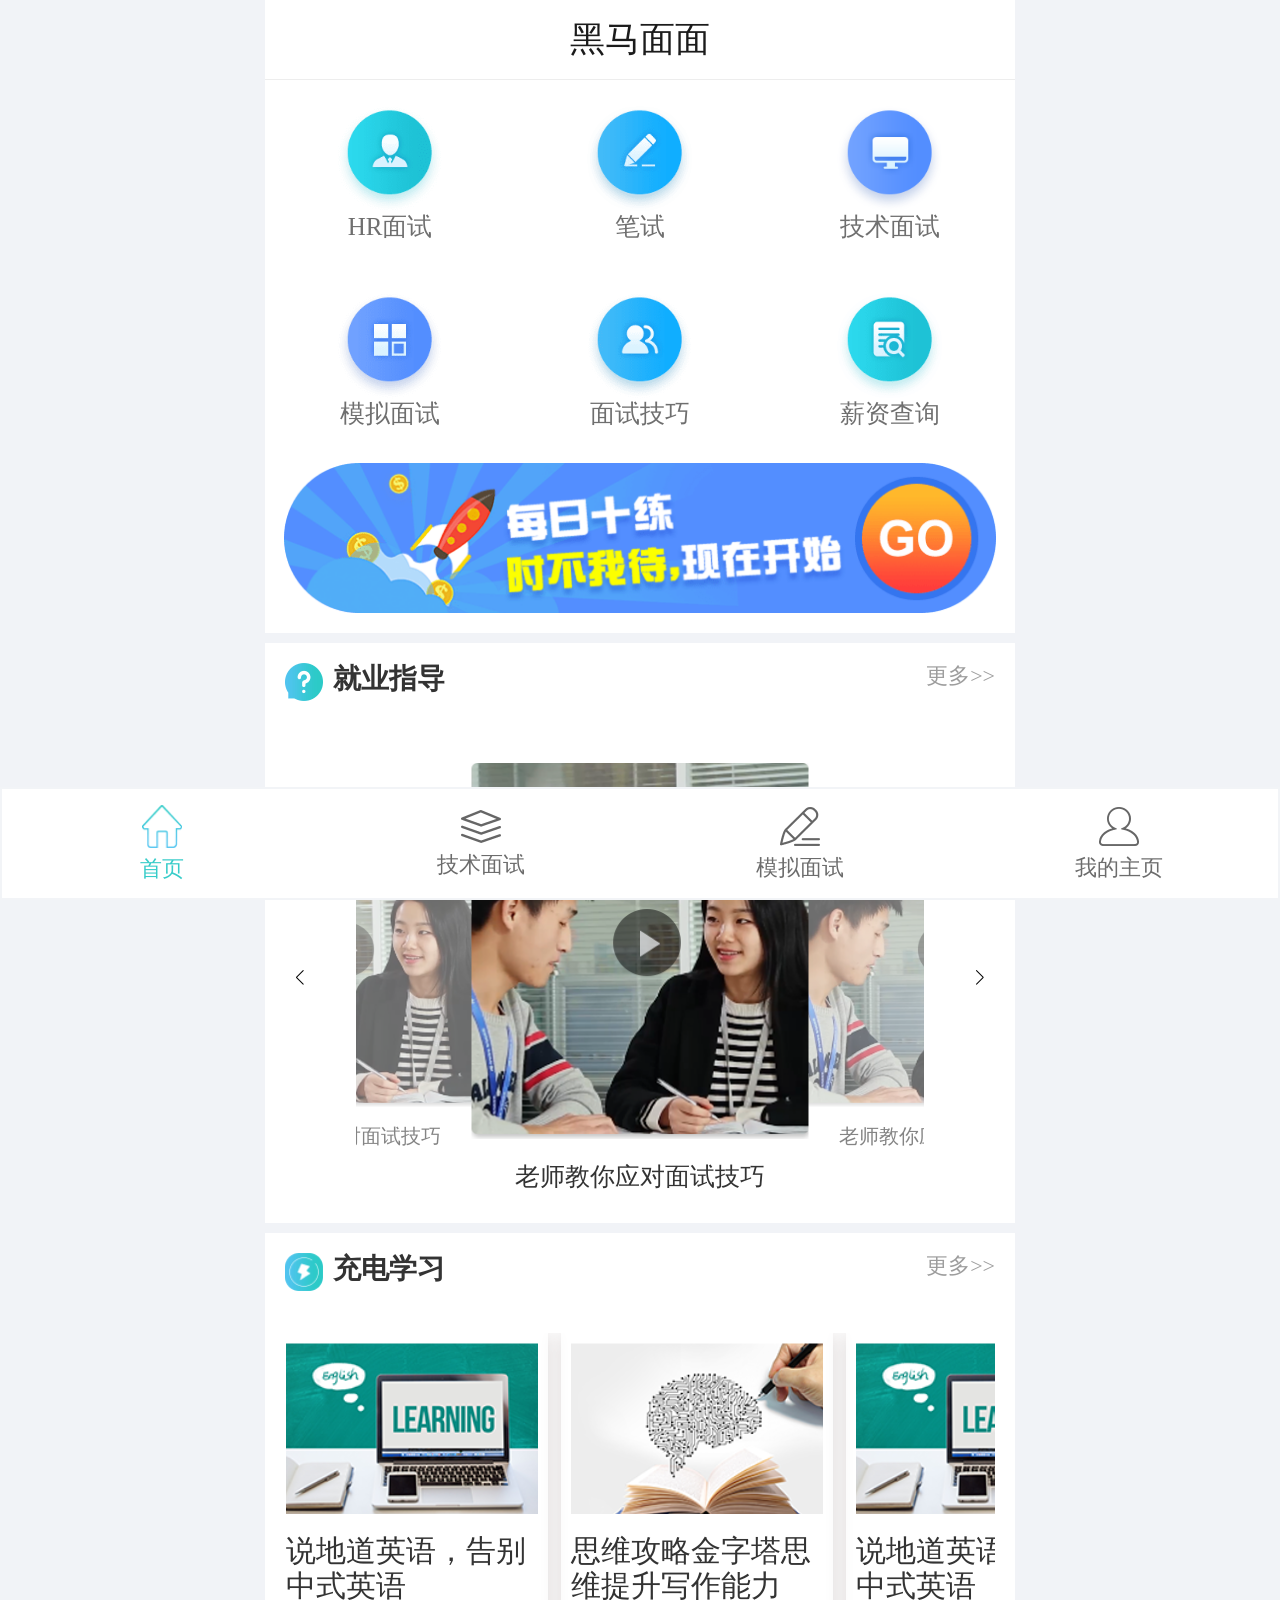
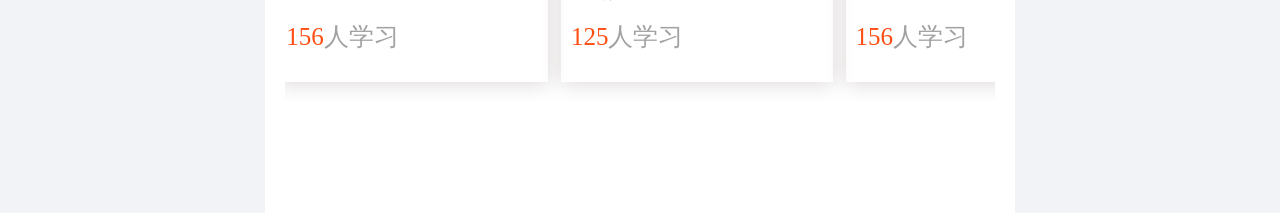
<file: index.html>
<!DOCTYPE html>
<html lang="en">
<head>
    <meta charset="UTF-8">
    <meta name="viewport" content="width=device-width, initial-scale=1.0,
    user-scalable=no, minimum-scale=1.0, maximum=1.0">
    <link rel="stylesheet" href="css/normalize.css">
    <link rel="stylesheet" href="css/index.css">
    <link rel="stylesheet" href="css/swiper.min.css">
    <title>黑马面面</title>
</head>
<body>
    <section class="wrap">
        <!-- 头部区域 -->
        <header class="header">黑马面面</header>
        <!-- 导航栏区域 -->
        <div class="nav">
            <a href="#">
                <img src="icons/icon1.png" alt="">
                <span>HR面试</span>
            </a>
            <a href="#">
                <img src="icons/icon2.png" alt="">
                <span>笔试</span>
            </a>
            <a href="#">
                <img src="icons/icon3.png" alt="">
                <span>技术面试</span>
            </a>
            <a href="simu.html">
                <img src="icons/icon4.png" alt="">
                <span>模拟面试</span>
            </a>
            <a href="skill.html">
                <img src="icons/icon5.png" alt="">
                <span>面试技巧</span>
            </a>
            <a href="query.html">
                <img src="icons/icon6.png" alt="">
                <span>薪资查询</span>
            </a>
        </div>

        <!-- GO 区域 -->
        <section>
            <img class="go" src="images/go.png" alt="">
        </section>

    </section>

    <!-- 就业指导模块 start -->
     <section class="content1">
        <div class="c1">
            <div class="c1_l">
                <img src="icons/i2.png" alt="">
                就业指导
            </div>
            <div class="c1_r">
                更多>>
            </div>
        </div>

        <div class="c2">
            <!-- Swiper -->
  <div class="swiper-container">
     
    <div class="swiper-wrapper">
      <div class="swiper-slide">
        <a href="#">
            <img src="images/pic.png" alt="">
            <p>老师教你应对面试技巧</p>
        </a>
      </div>
      <div class="swiper-slide">
        <a href="#">
            <img src="images/pic.png" alt="">
            <p>老师教你应对面试技巧</p>
        </a>
      </div>
      <div class="swiper-slide">
        <a href="#">
            <img src="images/pic.png" alt="">
            <p>老师教你应对面试技巧</p>
        </a>
      </div>
    </div>
        </div>
         <div class="swiper-button-prev"></div><!--左箭头。如果放置在swiper外面，需要自定义样式。-->
    <div class="swiper-button-next"></div><!--右箭头。如果放置在swiper外面，需要自定义样式。-->
     </section>
    <!-- 就业指导模块 end -->

    <!-- 充电学习模块 start -->
     <section class="content2">
        <div class="c1">
            <div class="c1_l">
                <img src="icons/i1.png" alt="">
                充电学习
            </div>
            <div class="c1_r">
                更多>>
            </div>
        </div>

        <div class="c2">
            <!-- Swiper -->
  <div class="swiper mySwiper">
    <div class="swiper-wrapper">
      <div class="swiper-slide">
        <a href="#">
            <img src="images/pic1.png" alt="">
            <p>说地道英语，告别中式英语</p>
            <span><i>156</i>人学习</span>
        </a>
      </div>
      <div class="swiper-slide">
       <a href="#">
         <img src="images/pic2.png" alt="">
            <p>思维攻略金字塔思维提升写作能力</p>
            <span><i>125</i>人学习</span>
       </a>
      </div>
      <div class="swiper-slide">
        <a href="#">
            <img src="images/pic1.png" alt="">
            <p>说地道英语，告别中式英语</p>
            <span><i>156</i>人学习</span>
        </a>
      </div>
      <div class="swiper-slide">
       <a href="#">
         <img src="images/pic2.png" alt="">
            <p>思维攻略金字塔思维提升写作能力</p>
            <span><i>125</i>人学习</span>
       </a>
      </div>
      <div class="swiper-slide">
       <a href="#">
         <img src="images/pic2.png" alt="">
            <p>思维攻略金字塔思维提升写作能力</p>
            <span><i>125</i>人学习</span>
       </a>
      </div>
      <div class="swiper-slide">
       <a href="#">
         <img src="images/pic2.png" alt="">
            <p>思维攻略金字塔思维提升写作能力</p>
            <span><i>125</i>人学习</span>
       </a>
      </div>
    </div>
    <div class="swiper-pagination"></div>
  </div>
        </div>
         
     </section>
    <!-- 充电学习模块 end -->

     <!-- 底部区域 start -->
        <div class="footer">
            <ul>
                <li>
                    <a href="#">
                        <img src="icons/home.png" alt="">
                        <span>首页</span>
                    </a>
                </li>
                <li>
                    <a href="#">
                        <img src="icons/net.png" alt="">
                        <span>技术面试</span>
                    </a>
                </li>
                <li>
                    <a href="#">
                        <img src="icons/ms.png" alt="">
                        <span>模拟面试</span>
                    </a>
                </li>
                <li>
                    <a href="#">
                        <img src="icons/user.png" alt="">
                        <span>我的主页</span>
                    </a>
                </li>
            </ul>
        </div>
    <!-- 底部区域 end -->
     <script src="js/swiper.min.js"></script>
     <!-- Initialize Swiper -->
  <script>
    (function (){
        var swiper = new Swiper('.swiper-container', {
      slidesPerView: 2,
      spaceBetween: 30,
	  centeredSlides: true,
	  loop: true,
       navigation: {
        nextEl: ".swiper-button-next",
        prevEl: ".swiper-button-prev",
      }
    });
    })();
  </script>

  <!-- Initialize Swiper -->
  <script>
    (function(){
        var swiper = new Swiper(".mySwiper", {
      slidesPerView: 2.6,
      spaceBetween: 30,
     
    });
    })();
  </script>
    <script src="js/flexible.js"></script>
</body>
</html>
</file>
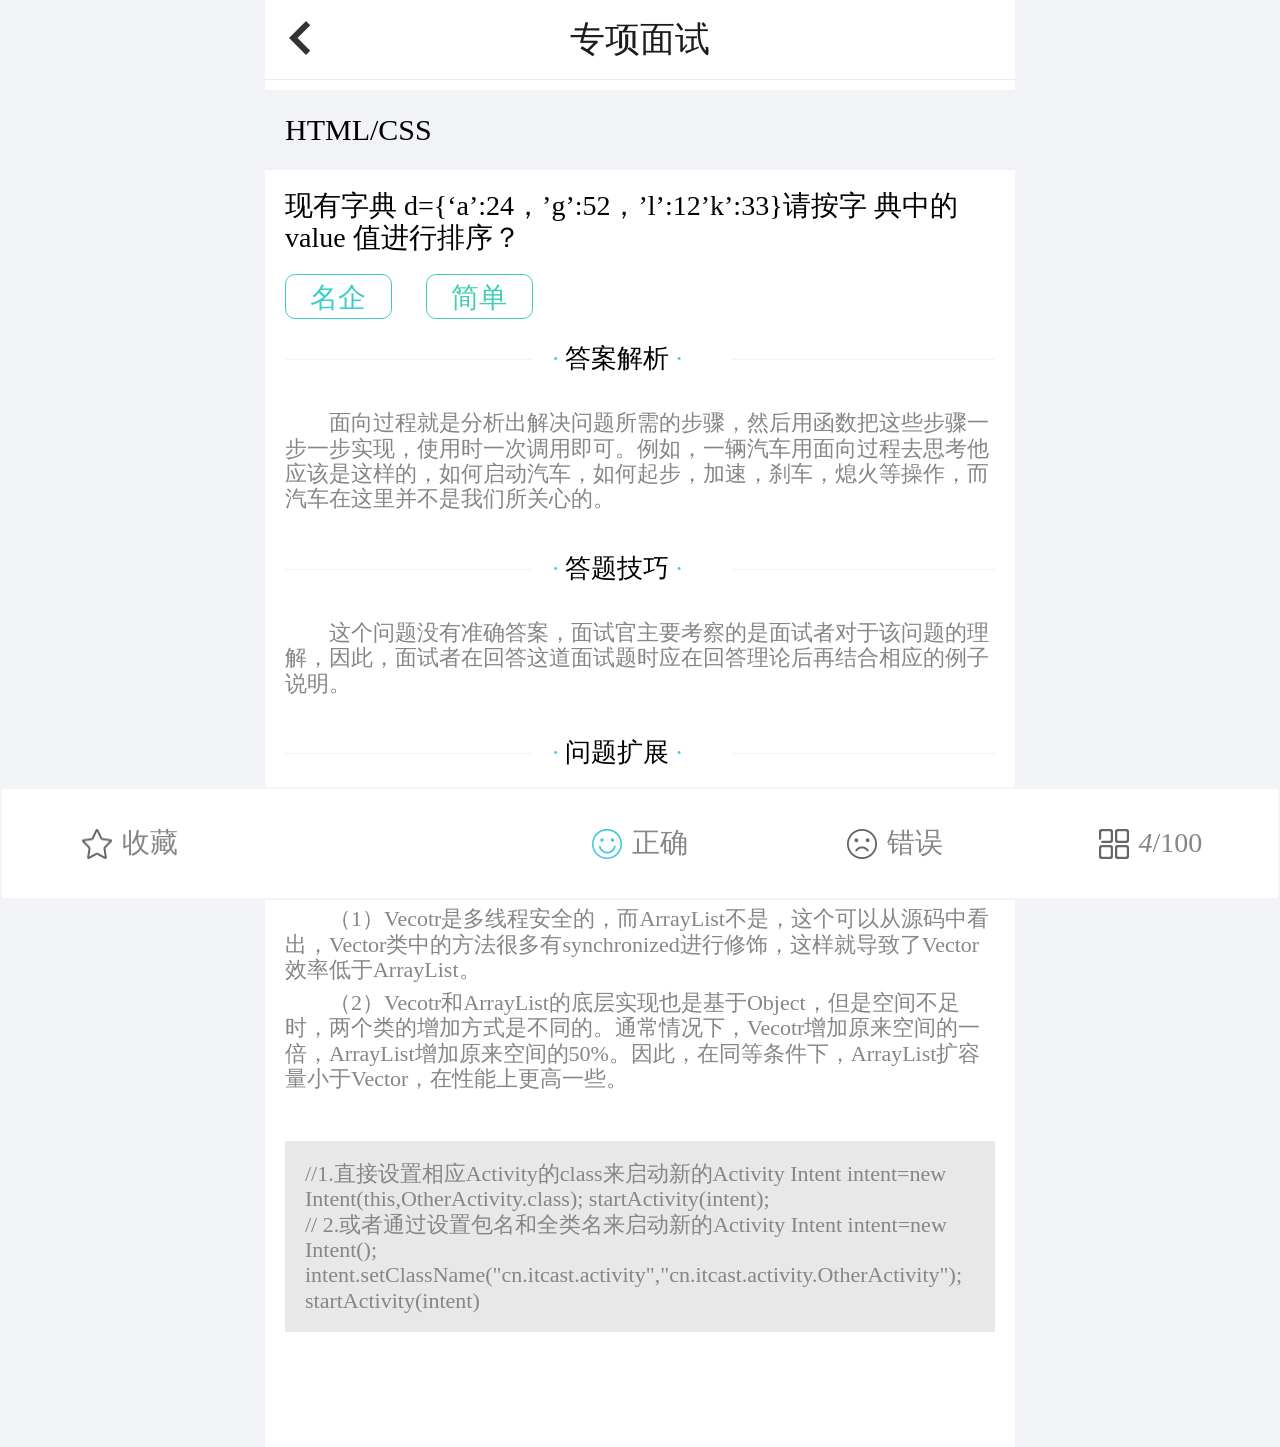
<file: details.html>
<!DOCTYPE html>
<html lang="en">
<head>
    <meta charset="UTF-8">
    <meta name="viewport" content="width=device-width, initial-scale=1.0,
    user-scalable=no, maximum-scale=1.0, minimum-scale=1.0">
    <title>详情页</title>
    <link rel="stylesheet" href="css/normalize.css" />
    <link rel="stylesheet" href="css/details.css" />
    <link rel="stylesheet" href="css/swiper.min.css" />
</head>
<body>
     <section class="wrap">
         <!-- 头部区域 -->
         <a href="simu.html" class="return"></a>
        <header class="header">专项面试</header>
    </section>

    <div class="title">HTML/CSS</div>

    <!-- 详情内容 开始 -->
    <div class="content">
        <!-- 问题模块 -->
        <div class="question">
            <p>现有字典 d={‘a’:24，’g’:52，’l’:12’k’:33}请按字 典中的 value 值进行排序？ </p>
            <div class="tips1">名企</div>
            <div class="tips2">简单</div>
        </div>

        <!-- 答案解析模块 -->
         <div class="ans">
            <div class="title"><i>·</i> 答案解析 <i>·</i></div>
            <p>	面向过程就是分析出解决问题所需的步骤，然后用函数把这些步骤一步一步实现，使用时一次调用即可。例如，一辆汽车用面向过程去思考他应该是这样的，如何启动汽车，如何起步，加速，刹车，熄火等操作，而汽车在这里并不是我们所关心的。</p>
         </div>

         <!-- 答题技巧模块 -->
          <div class="ans">
            <div class="title"><i>·</i> 答题技巧 <i>·</i></div>
            <p>	 这个问题没有准确答案，面试官主要考察的是面试者对于该问题的理解，因此，面试者在回答这道面试题时应在回答理论后再结合相应的例子说明。</p>
         </div>

         <!-- 问题扩展模块 -->
          <div class="ans">
            <div class="title"><i>·</i> 问题扩展 <i>·</i></div>
            <div class="tip">扩展1</div>
         
         <p class="demo">  ArrayList和Vector的性能解析</p>
       <p class="demo">ArrayList比Vector的性能高主要体现在两个方面：</p> 
       <p class="demo">（1）Vecotr是多线程安全的，而ArrayList不是，这个可以从源码中看出，Vector类中的方法很多有synchronized进行修饰，这样就导致了Vector效率低于ArrayList。</p>
       <p class="demo">（2）Vecotr和ArrayList的底层实现也是基于Object，但是空间不足时，两个类的增加方式是不同的。通常情况下，Vecotr增加原来空间的一倍，ArrayList增加原来空间的50%。因此，在同等条件下，ArrayList扩容量小于Vector，在性能上更高一些。</p>
        <p class="demo_">//1.直接设置相应Activity的class来启动新的Activity Intent 
intent=new Intent(this,OtherActivity.class); startActivity(intent);<br>
 // 2.或者通过设置包名和全类名来启动新的Activity Intent intent=new Intent(); intent.setClassName("cn.itcast.activity","cn.itcast.activity.OtherActivity"); 
startActivity(intent)</p>
    
    </div>
    </div>
    <!-- 详情内容 结束 -->

     <!-- 底部区域 start -->
        <div class="footer">
            <ul>
                <li>
                    <a href="#">
                        <img src="icons/五角星.png" alt="">
                        收藏
                    </a>
                </li>
                
                <li>
                    <li>
                    <a href="#">
                        <img src="icons/笑脸.png" alt="">
                       正确
                    </a>
                </li>
                <li>
                    <a href="#">
                        <img src="icons/哭脸.png" alt="">
                    错误
                    </a>
                </li>
                <li>
                    <a href="#">
                        <img src="icons/题目总数.png" alt="">
                        <i>4</i>/100
                    </a>
                </li>
                </li>
            </ul>
        </div>
    <!-- 底部区域 end -->
    <script src="js/swiper.min.js"></script>
     <script src="js/flexible.js"></script>
</body>
</html>
</file>
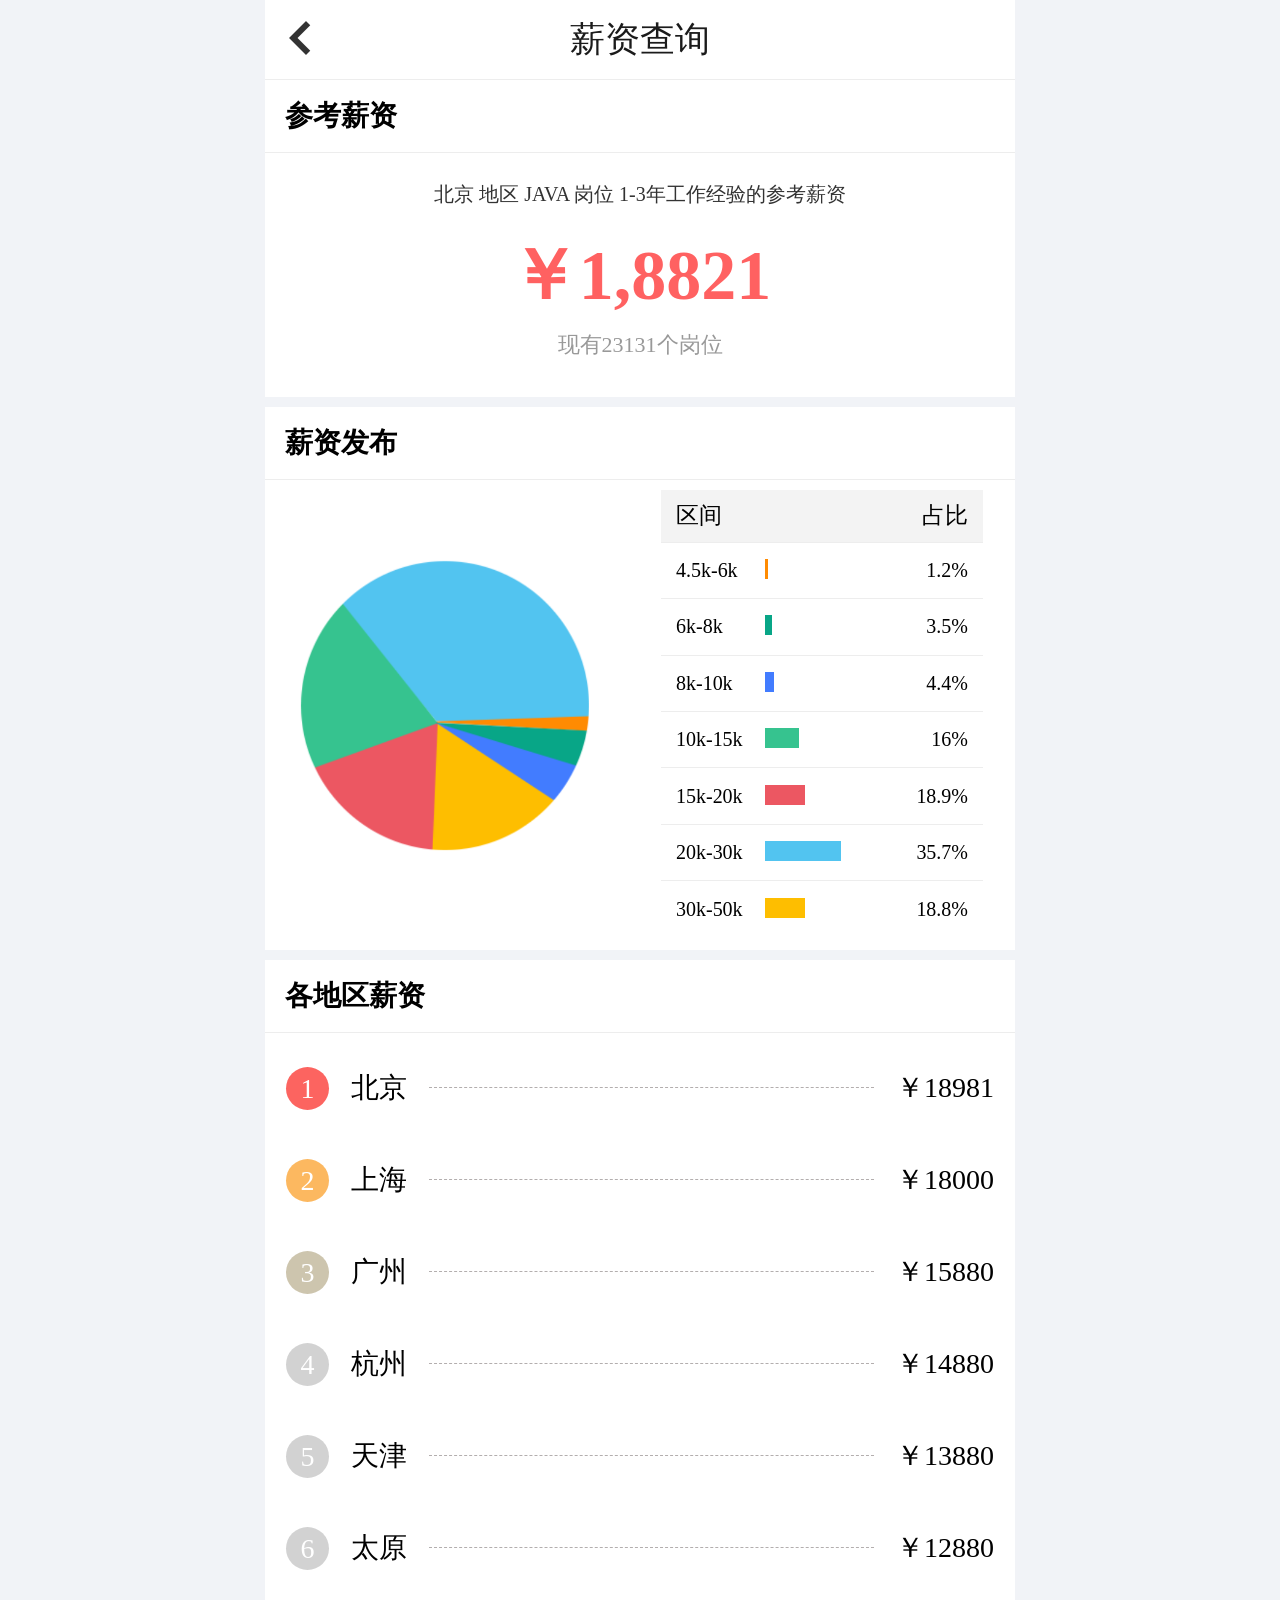
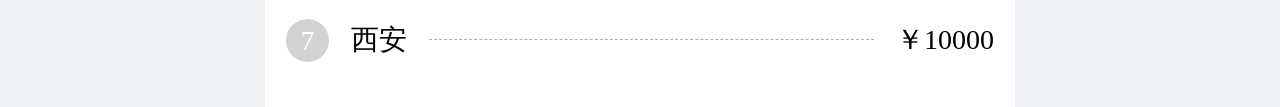
<file: query.html>
<!doctype html>
<html lang="en">
  <head>
    <meta charset="UTF-8" />
    <meta
      name="viewport"
      content="width=device-width, initial-scale=1.0,
    user-scalable=no, minmum-scale=1.0, maximum-scale=1.0"
    />
    <title>薪资查询</title>
    <link rel="stylesheet" href="css/normalize.css" />
    <link rel="stylesheet" href="css/query.css" />
    <link rel="stylesheet" href="css/swiper.min.css" />
  </head>
  <body>
    <section class="wrap">
         <!-- 头部区域 -->
         <a href="index.html" class="return"></a>
        <header class="header">薪资查询</header>
    <!-- 参考薪资模块 开始 -->
        <div class="reference">
            <h5>参考薪资</h5>
            <div class="detail">
                <p>北京 地区    JAVA 岗位   1-3年工作经验的参考薪资</p>
                <div class="salary">￥1,8821</div>
                <div class="num">现有23131个岗位</div>
            </div>
        </div>
     <!-- 参考薪资模块 结束 -->
    </section>
    
    <!-- 薪资发布 开始 -->
    <section class="content1">
        <h5>薪资发布</h5>
        <div class="detail">
            <img src="images/饼状图.png" alt="">
            <dl>
                <dt>
                    <span>区间</span>
                    <span>占比</span>
                </dt>

                <dd>4.5k-6k <div class="Box"><div class="box1"></div> 1.2% </div> </dd>
                <dd>6k-8k   <div class="Box"><div class="box2"></div> 3.5% </div> </dd>
                <dd>8k-10k  <div class="Box"><div class="box3"></div> 4.4% </div>  </dd>
                <dd>10k-15k <div class="Box"><div class="box4"></div> 16%  </div>  </dd>
                <dd>15k-20k <div class="Box"><div class="box5"></div> 18.9%</div>  </dd>
                <dd>20k-30k <div class="Box"><div class="box6"></div> 35.7%</div>  </dd>
                <dd>30k-50k <div class="Box"><div class="box7"></div> 18.8%</div>  </dd>
                
            </dl>

        </div>
    </section>
    <!-- 薪资发布 结束 -->

    <!-- 各地区薪资 开始 -->
        <section class="content2">
            <h5>各地区薪资</h5>
            <div class="detail">
                <ul>
                    <li>
                        <div class="num">1</div>
                        <span class="region">北京</span><div class="box"></div><span class="salary">￥18981</span></li>
                    <li>
                        <div class="num">2</div>    
                        <span class="region">上海</span><div class="box"></div><span class="salary">￥18000</span></li>
                    <li>
                        <div class="num">3</div>
                        <span class="region">广州</span><div class="box"></div><span class="salary">￥15880</span></li>
                    <li>
                        <div class="num">4</div>
                        <span class="region">杭州</span><div class="box"></div><span class="salary">￥14880</span></li>
                    <li>
                        <div class="num">5</div>
                        <span class="region">天津</span><div class="box"></div><span class="salary">￥13880</span></li>
                    <li>
                        <div class="num">6</div>
                        <span class="region">太原</span><div class="box"></div><span class="salary">￥12880</span></li>
                    <li>
                        <div class="num">7</div>
                        <span class="region">西安</span><div class="box"></div><span class="salary">￥10000</span></li>
                </ul>
                
            </div>
        </section>
    <!-- 各地区薪资 结束 -->
    <!-- <script src="js/swiper.min.js"></script> -->
     <script src="js/flexible.js"></script>
  </body>
</html>
</file>
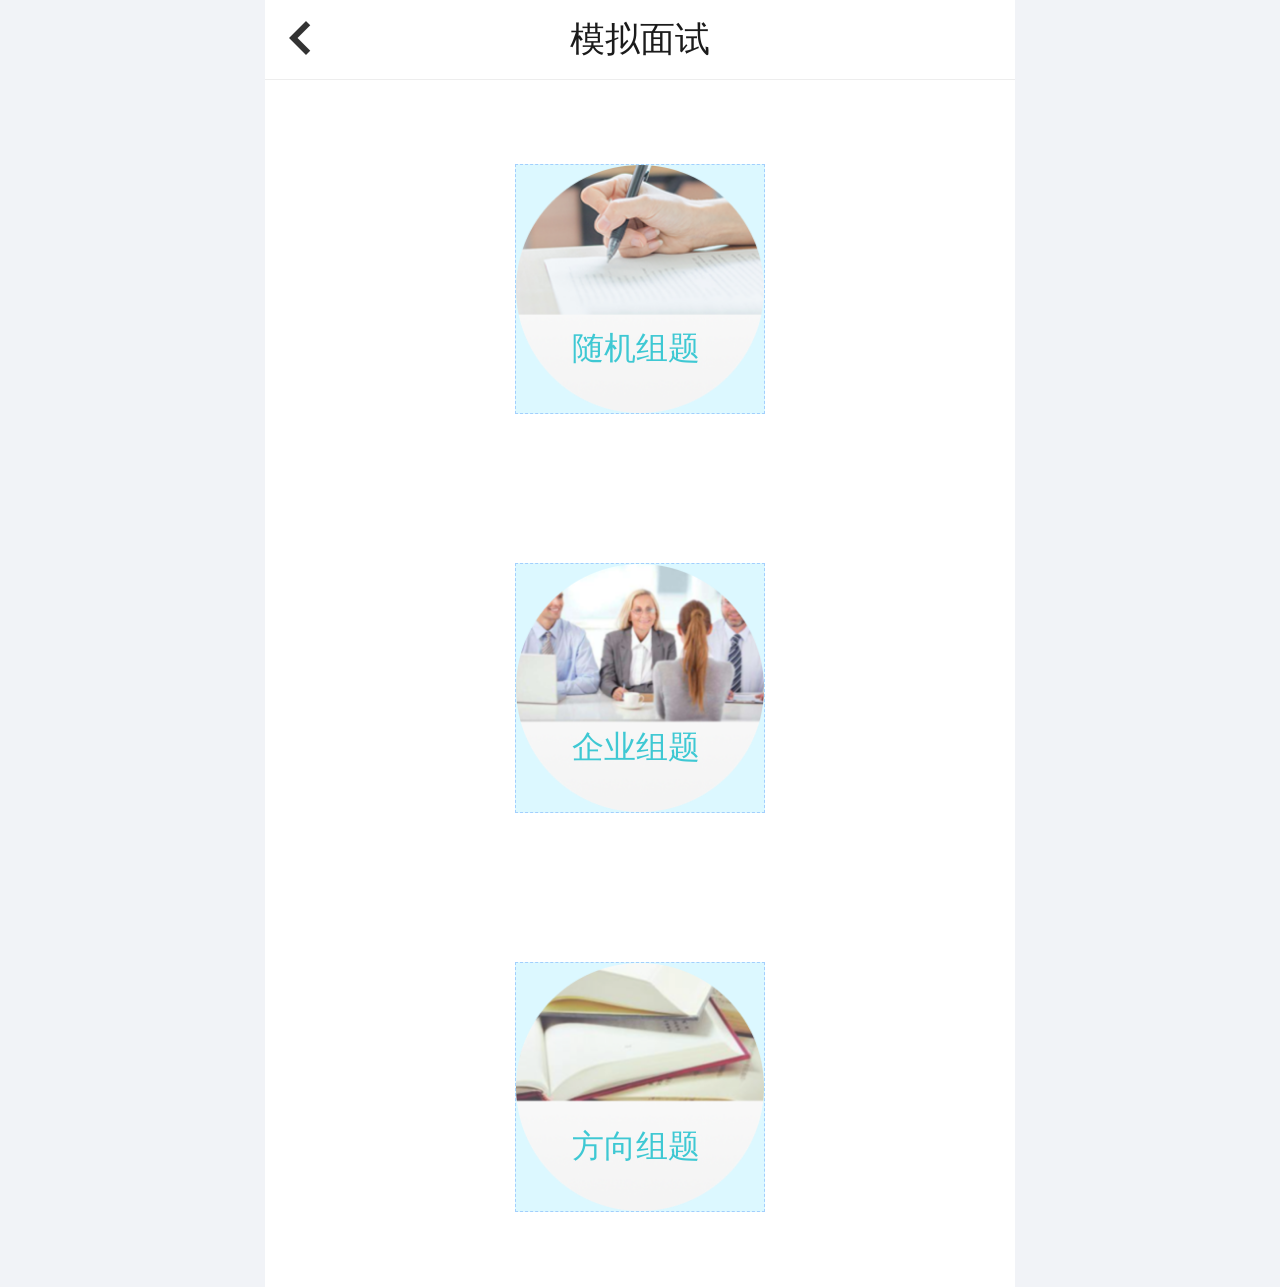
<file: simu.html>
<!DOCTYPE html>
<html lang="en">
<head>
    <meta charset="UTF-8">
    <meta name="viewport" content="width=device-width, initial-scale=1.0,
    user-scalable=no, maximum-scale=1.0, minimum-scale=1.0">
    <title>模拟面试</title>
    <link rel="stylesheet" href="css/normalize.css" />
    <link rel="stylesheet" href="css/simu.css" />
    <link rel="stylesheet" href="css/swiper.min.css" />
</head>
<body>
     <section class="wrap">
         <!-- 头部区域 -->
         <a href="index.html" class="return"></a>
        <header class="header">模拟面试</header>
    </section>

    <!-- 内容详情 开始 -->
    <div class="content">
        <ul>
            <li>
                <a href="details.html">
                         <img src="images/模拟面试1.png" alt="">
                          <sapn class="demo">随机组题</sapn>
                </a>
            </li>
            <li>
                <a href="details.html">
                    <img src="images/模拟面试2.png" alt="">
                    <sapn class="demo">企业组题</sapn>
                </a>
            </li>
            <li>
                <a href="details.html">
                    
                    <img src="images/模拟面试3.png" alt="">
                    <sapn class="demo">方向组题</sapn>
                </a>
            </li>
        </ul>
    </div>
    <!-- 内容详情 结束 -->
     <script src="js/swiper.min.js"></script>
     <script src="js/flexible.js"></script>
</body>
</html>
</file>
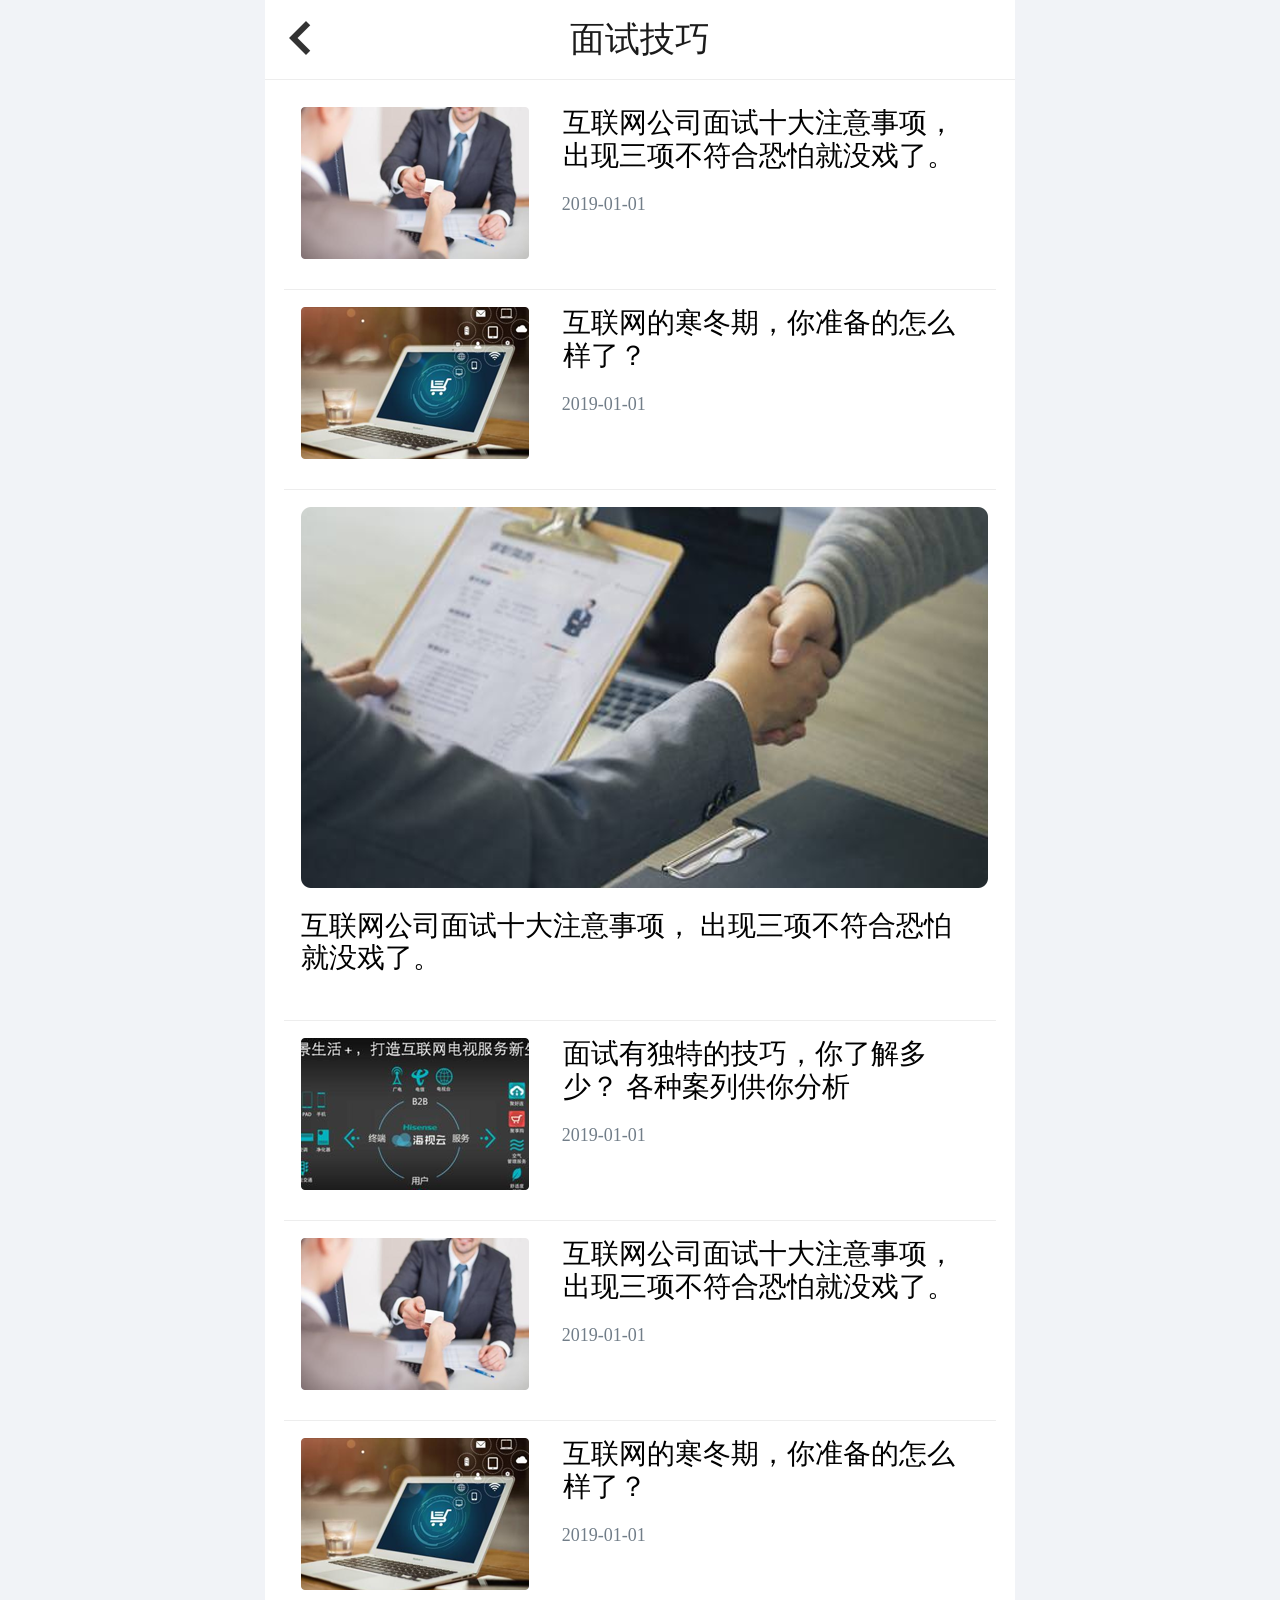
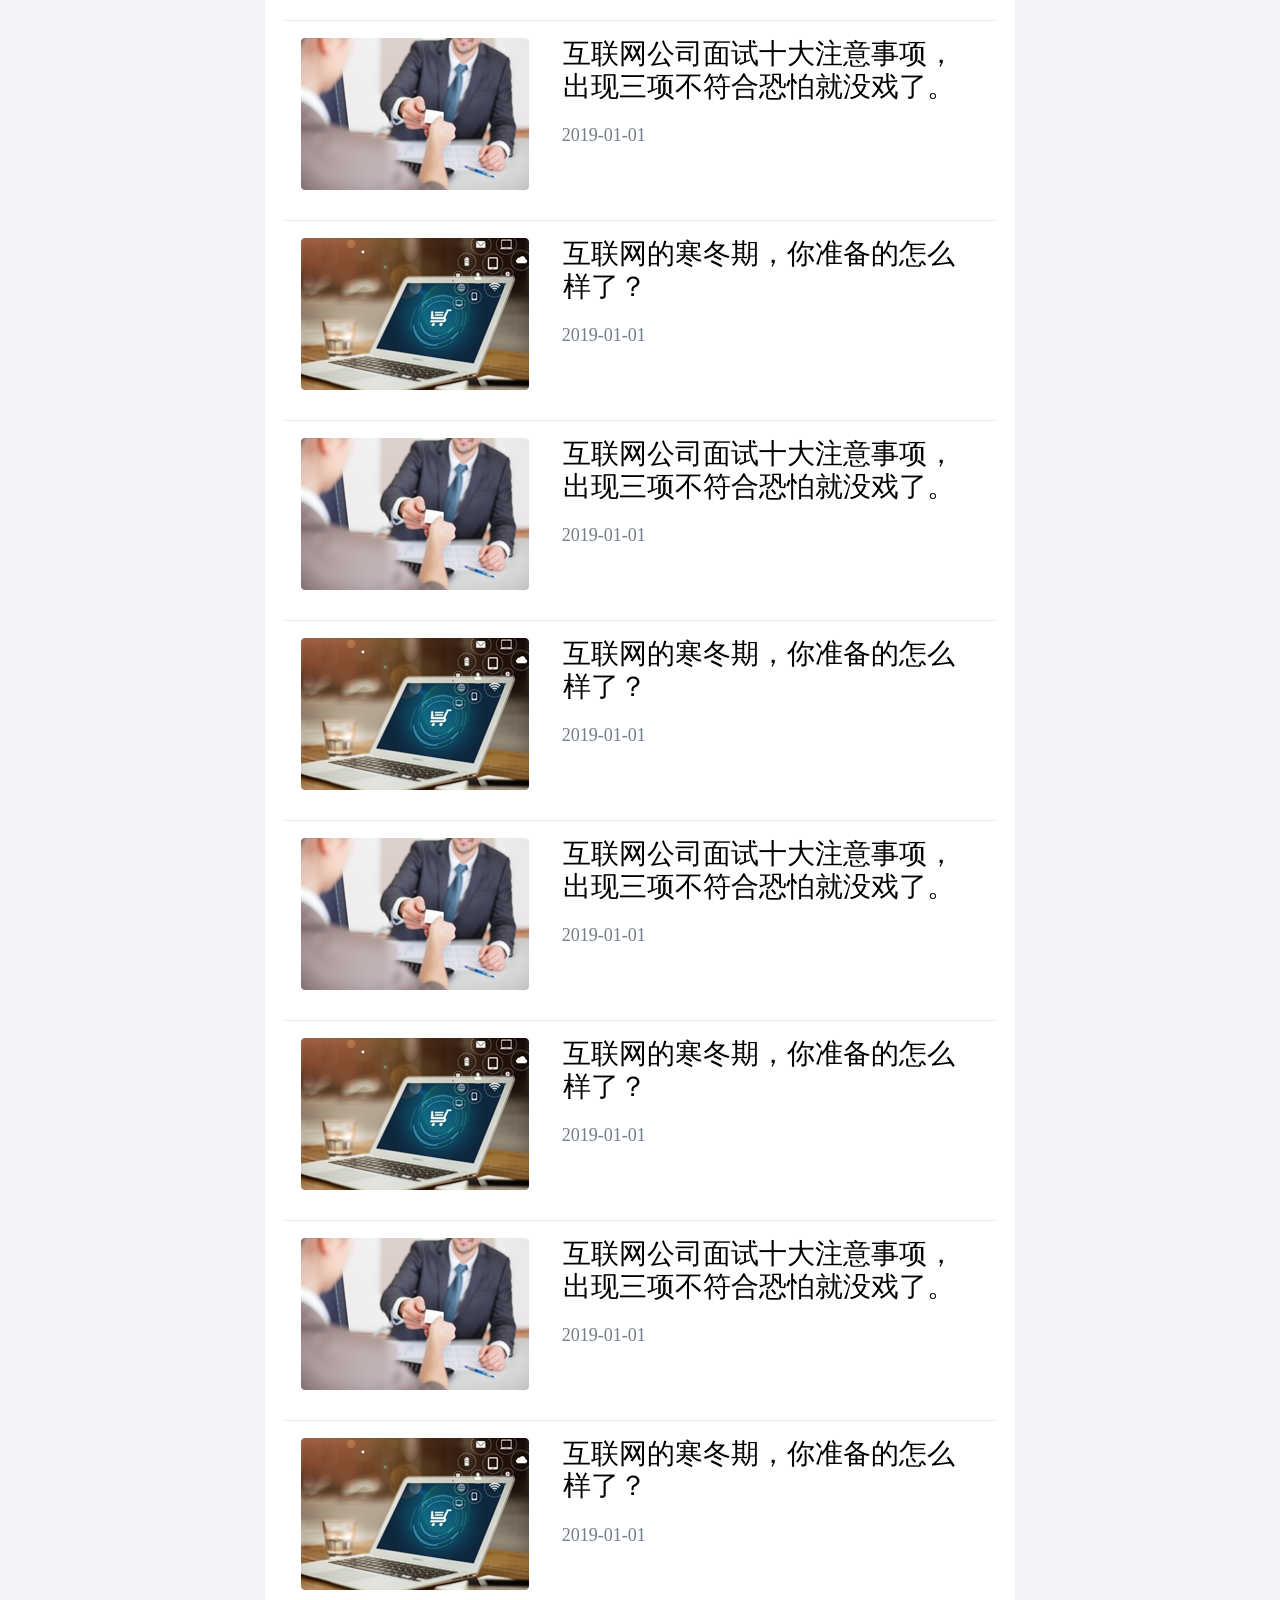
<file: skill.html>
<!DOCTYPE html>
<html lang="en">
<head>
    <meta charset="UTF-8">
    <meta name="viewport" content="width=device-width, initial-scale=1.0,
    user-scalable=no, maximum-scale=1.0, minimum-scale=1.0">
    <title>面试技巧</title>
    <link rel="stylesheet" href="css/normalize.css" />
    <link rel="stylesheet" href="css/skill.css" />
    <link rel="stylesheet" href="css/swiper.min.css" />
</head>
<body>
     <section class="wrap">
         <!-- 头部区域 -->
         <a href="index.html" class="return"></a>
        <header class="header">面试技巧</header>
    </section>

    <!-- 内容详情页 开始 -->
    <div class="content">
        <ul>
            <li>
                <a href="#">
                    <img src="images/面试技巧1.png" alt="">
                    <p>互联网公司面试十大注意事项， 出现三项不符合恐怕就没戏了。</p>
                    <span>2019-01-01</span>
                </a>
            </li>
            <li>
                <a href="#">
                    <img src="images/面试技巧2.png" alt="">
                    <p>互联网的寒冬期，你准备的怎么样了？</p>
                    <span>2019-01-01</span>
                </a>
            </li>
            <li>
                <a href="#">
                    <img src="images/面试技巧3.png" alt="">
                     <p>互联网公司面试十大注意事项， 出现三项不符合恐怕 就没戏了。</p>
                </a>
            </li>
            <li>
                <a href="#">
                    <img src="images/面试技巧4.png" alt="">
                  <p>面试有独特的技巧，你了解多少？ 各种案列供你分析</p>
                  <span>2019-01-01</span>
                </a>
            </li>
            <li>
                <a href="#">
                    <img src="images/面试技巧1.png" alt="">
                    <p>互联网公司面试十大注意事项， 出现三项不符合恐怕就没戏了。</p>
                    <span>2019-01-01</span>
                </a>
            </li>
            <li>
                <a href="#">
                    <img src="images/面试技巧2.png" alt="">
                    <p>互联网的寒冬期，你准备的怎么样了？</p>
                    <span>2019-01-01</span>
                </a>
            </li><li>
                <a href="#">
                    <img src="images/面试技巧1.png" alt="">
                    <p>互联网公司面试十大注意事项， 出现三项不符合恐怕就没戏了。</p>
                    <span>2019-01-01</span>
                </a>
            </li>
            <li>
                <a href="#">
                    <img src="images/面试技巧2.png" alt="">
                    <p>互联网的寒冬期，你准备的怎么样了？</p>
                    <span>2019-01-01</span>
                </a>
            </li>
            <li>
                <a href="#">
                    <img src="images/面试技巧1.png" alt="">
                    <p>互联网公司面试十大注意事项， 出现三项不符合恐怕就没戏了。</p>
                    <span>2019-01-01</span>
                </a>
            </li>
            <li>
                <a href="#">
                    <img src="images/面试技巧2.png" alt="">
                    <p>互联网的寒冬期，你准备的怎么样了？</p>
                    <span>2019-01-01</span>
                </a>
            </li><li>
                <a href="#">
                    <img src="images/面试技巧1.png" alt="">
                    <p>互联网公司面试十大注意事项， 出现三项不符合恐怕就没戏了。</p>
                    <span>2019-01-01</span>
                </a>
            </li>
            <li>
                <a href="#">
                    <img src="images/面试技巧2.png" alt="">
                    <p>互联网的寒冬期，你准备的怎么样了？</p>
                    <span>2019-01-01</span>
                </a>
            </li><li>
                <a href="#">
                    <img src="images/面试技巧1.png" alt="">
                    <p>互联网公司面试十大注意事项， 出现三项不符合恐怕就没戏了。</p>
                    <span>2019-01-01</span>
                </a>
            </li>
            <li>
                <a href="#">
                    <img src="images/面试技巧2.png" alt="">
                    <p>互联网的寒冬期，你准备的怎么样了？</p>
                    <span>2019-01-01</span>
                </a>
            </li>
        </ul>
    </div>
    <!-- 内容详情页 结束 -->
    <script src="js/swiper.min.js"></script>
    <script src="js/flexible.js"></script>
</body>
</html>
</file>
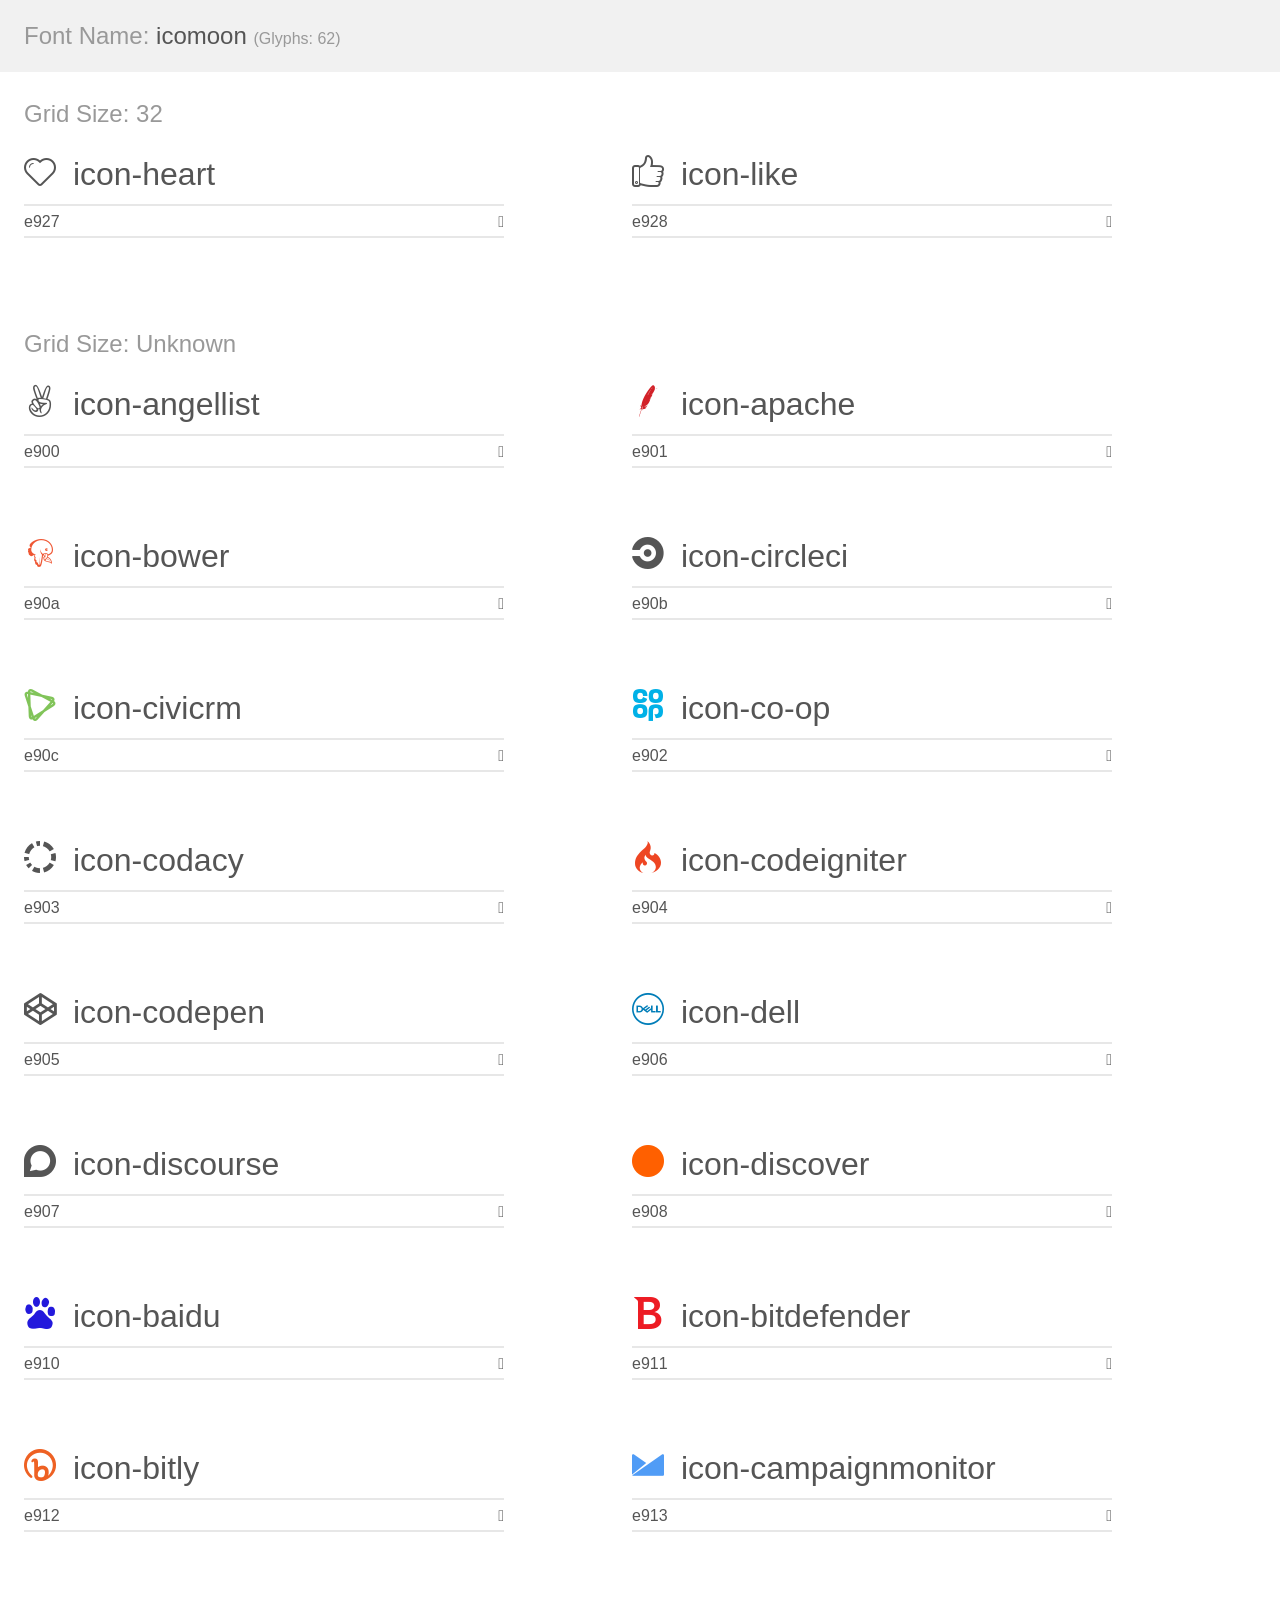
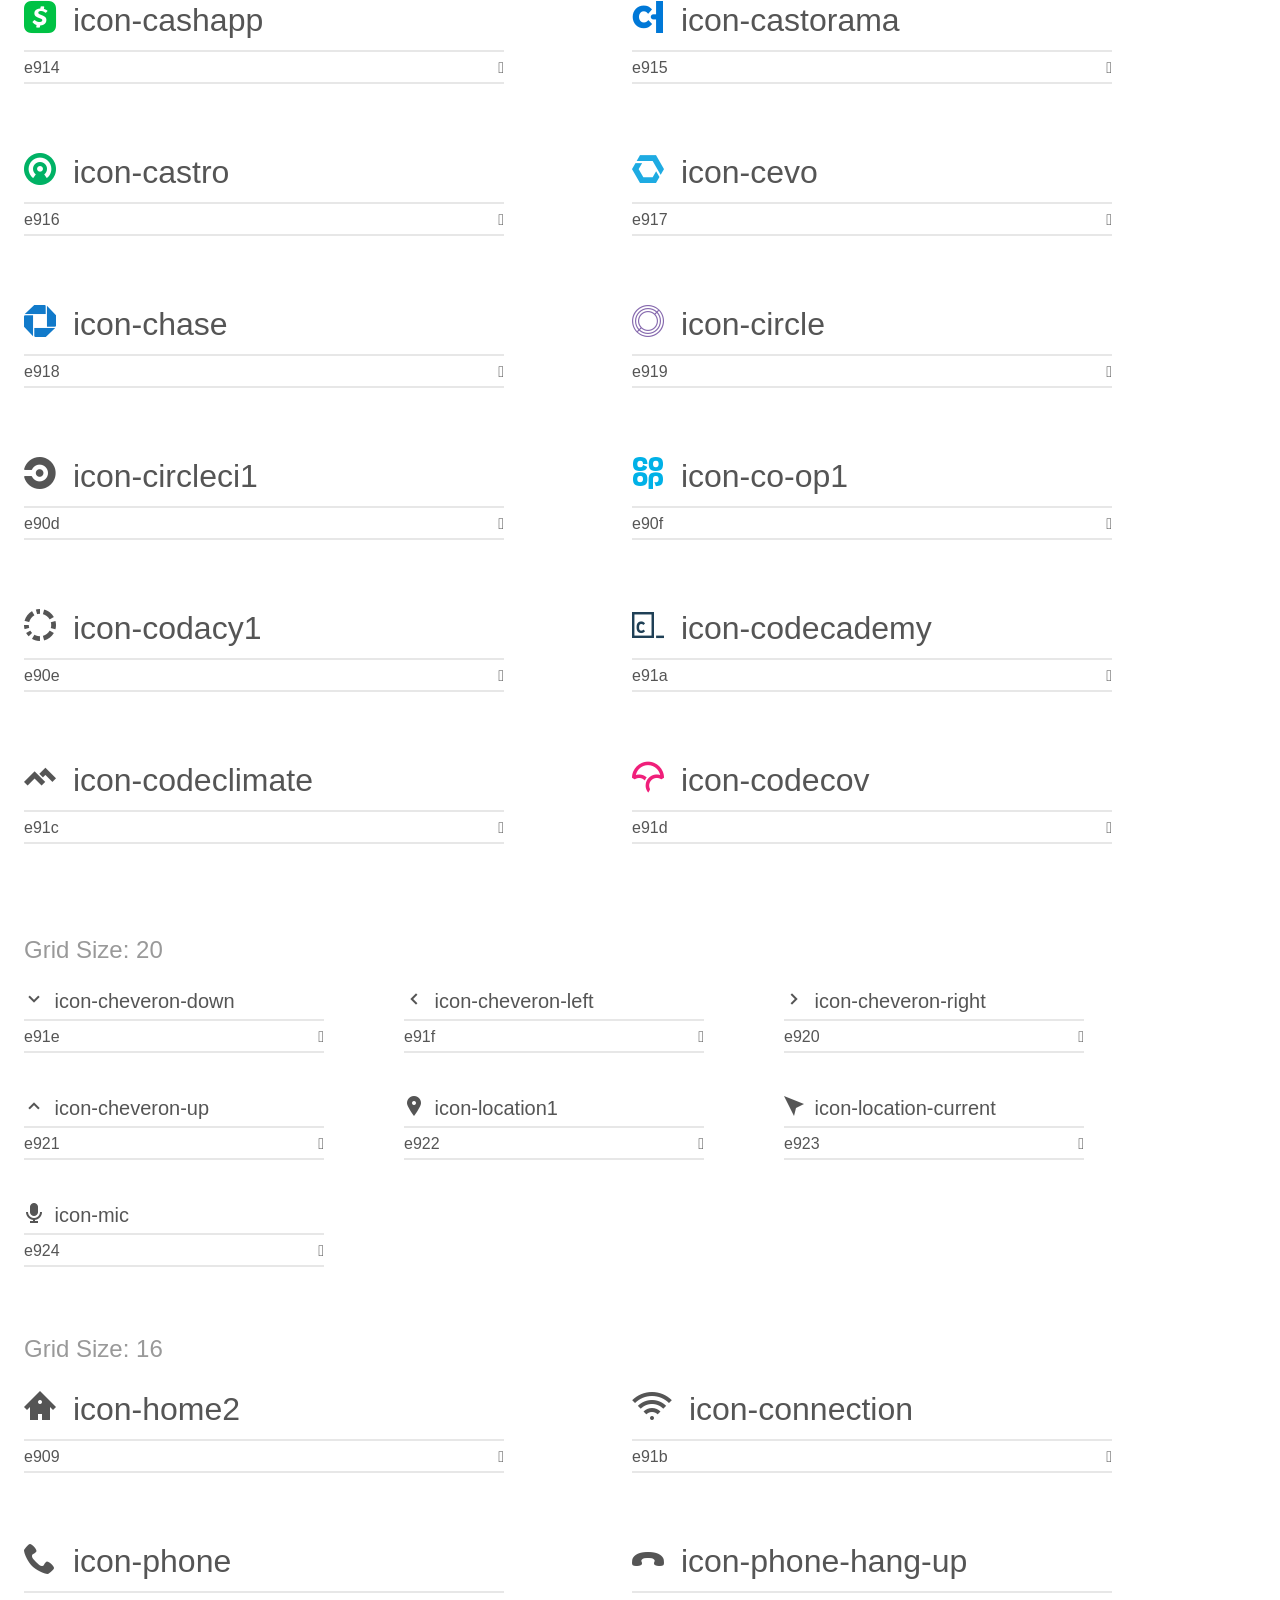
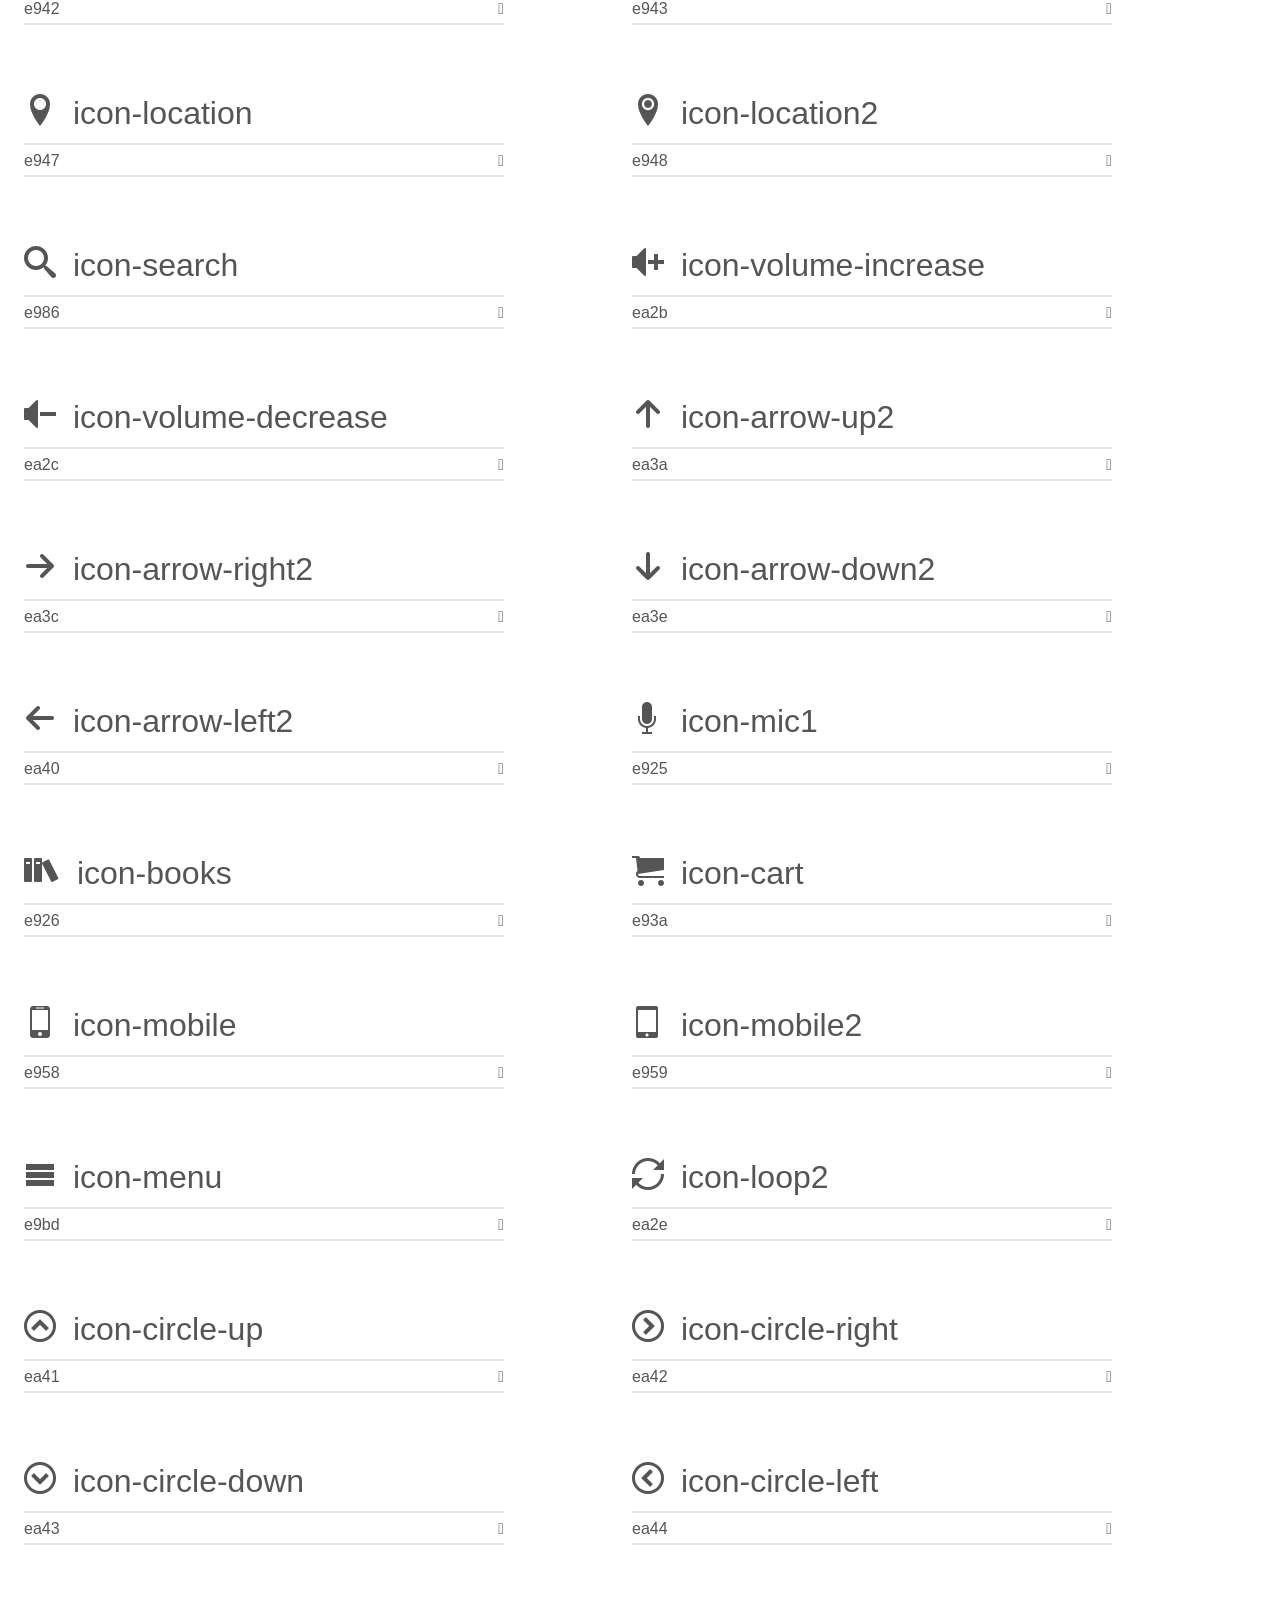
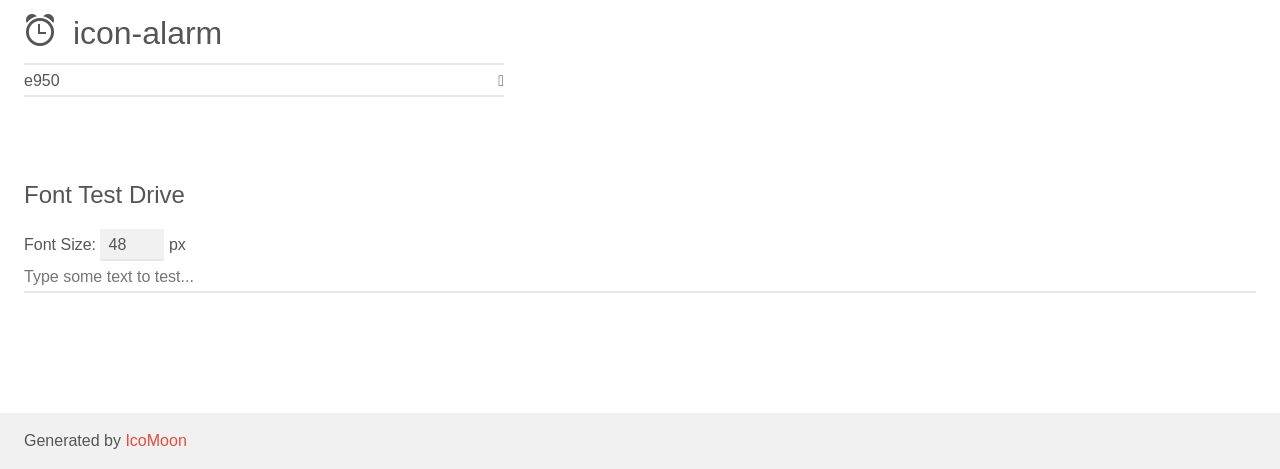
<file: icomoon/demo.html>
<!doctype html>
<html>
<head>
    <meta charset="utf-8">
    <title>IcoMoon Demo</title>
    <meta name="description" content="An Icon Font Generated By IcoMoon.io">
    <meta name="viewport" content="width=device-width, initial-scale=1">
    <link rel="stylesheet" href="demo-files/demo.css">
    <link rel="stylesheet" href="style.css"></head>
<body>
    <div class="bgc1 clearfix">
        <h1 class="mhmm mvm"><span class="fgc1">Font Name:</span> icomoon <small class="fgc1">(Glyphs:&nbsp;62)</small></h1>
    </div>
    <div class="clearfix mhl ptl">
        <h1 class="mvm mtn fgc1">Grid Size: 32</h1>
        <div class="glyph fs1">
            <div class="clearfix bshadow0 pbs">
                <span class="icon-heart"></span>
                <span class="mls"> icon-heart</span>
            </div>
            <fieldset class="fs0 size1of1 clearfix hidden-false">
                <input type="text" readonly value="e927" class="unit size1of2" />
                <input type="text" maxlength="1" readonly value="&#xe927;" class="unitRight size1of2 talign-right" />
            </fieldset>
            <div class="fs0 bshadow0 clearfix hidden-true">
                <span class="unit pvs fgc1">liga: </span>
                <input type="text" readonly value="" class="liga unitRight" />
            </div>
        </div>
        <div class="glyph fs1">
            <div class="clearfix bshadow0 pbs">
                <span class="icon-like"></span>
                <span class="mls"> icon-like</span>
            </div>
            <fieldset class="fs0 size1of1 clearfix hidden-false">
                <input type="text" readonly value="e928" class="unit size1of2" />
                <input type="text" maxlength="1" readonly value="&#xe928;" class="unitRight size1of2 talign-right" />
            </fieldset>
            <div class="fs0 bshadow0 clearfix hidden-true">
                <span class="unit pvs fgc1">liga: </span>
                <input type="text" readonly value="" class="liga unitRight" />
            </div>
        </div>
    </div>
    <div class="clearfix mhl ptl">
        <h1 class="mvm mtn fgc1">Grid Size: Unknown</h1>
        <div class="glyph fs2">
            <div class="clearfix bshadow0 pbs">
                <span class="icon-angellist"></span>
                <span class="mls"> icon-angellist</span>
            </div>
            <fieldset class="fs0 size1of1 clearfix hidden-false">
                <input type="text" readonly value="e900" class="unit size1of2" />
                <input type="text" maxlength="1" readonly value="&#xe900;" class="unitRight size1of2 talign-right" />
            </fieldset>
            <div class="fs0 bshadow0 clearfix hidden-true">
                <span class="unit pvs fgc1">liga: </span>
                <input type="text" readonly value="" class="liga unitRight" />
            </div>
        </div>
        <div class="glyph fs2">
            <div class="clearfix bshadow0 pbs">
                <span class="icon-apache"></span>
                <span class="mls"> icon-apache</span>
            </div>
            <fieldset class="fs0 size1of1 clearfix hidden-false">
                <input type="text" readonly value="e901" class="unit size1of2" />
                <input type="text" maxlength="1" readonly value="&#xe901;" class="unitRight size1of2 talign-right" />
            </fieldset>
            <div class="fs0 bshadow0 clearfix hidden-true">
                <span class="unit pvs fgc1">liga: </span>
                <input type="text" readonly value="" class="liga unitRight" />
            </div>
        </div>
        <div class="glyph fs2">
            <div class="clearfix bshadow0 pbs">
                <span class="icon-bower"></span>
                <span class="mls"> icon-bower</span>
            </div>
            <fieldset class="fs0 size1of1 clearfix hidden-false">
                <input type="text" readonly value="e90a" class="unit size1of2" />
                <input type="text" maxlength="1" readonly value="&#xe90a;" class="unitRight size1of2 talign-right" />
            </fieldset>
            <div class="fs0 bshadow0 clearfix hidden-true">
                <span class="unit pvs fgc1">liga: </span>
                <input type="text" readonly value="" class="liga unitRight" />
            </div>
        </div>
        <div class="glyph fs2">
            <div class="clearfix bshadow0 pbs">
                <span class="icon-circleci"></span>
                <span class="mls"> icon-circleci</span>
            </div>
            <fieldset class="fs0 size1of1 clearfix hidden-false">
                <input type="text" readonly value="e90b" class="unit size1of2" />
                <input type="text" maxlength="1" readonly value="&#xe90b;" class="unitRight size1of2 talign-right" />
            </fieldset>
            <div class="fs0 bshadow0 clearfix hidden-true">
                <span class="unit pvs fgc1">liga: </span>
                <input type="text" readonly value="" class="liga unitRight" />
            </div>
        </div>
        <div class="glyph fs2">
            <div class="clearfix bshadow0 pbs">
                <span class="icon-civicrm"></span>
                <span class="mls"> icon-civicrm</span>
            </div>
            <fieldset class="fs0 size1of1 clearfix hidden-false">
                <input type="text" readonly value="e90c" class="unit size1of2" />
                <input type="text" maxlength="1" readonly value="&#xe90c;" class="unitRight size1of2 talign-right" />
            </fieldset>
            <div class="fs0 bshadow0 clearfix hidden-true">
                <span class="unit pvs fgc1">liga: </span>
                <input type="text" readonly value="" class="liga unitRight" />
            </div>
        </div>
        <div class="glyph fs2">
            <div class="clearfix bshadow0 pbs">
                <span class="icon-co-op"></span>
                <span class="mls"> icon-co-op</span>
            </div>
            <fieldset class="fs0 size1of1 clearfix hidden-false">
                <input type="text" readonly value="e902" class="unit size1of2" />
                <input type="text" maxlength="1" readonly value="&#xe902;" class="unitRight size1of2 talign-right" />
            </fieldset>
            <div class="fs0 bshadow0 clearfix hidden-true">
                <span class="unit pvs fgc1">liga: </span>
                <input type="text" readonly value="" class="liga unitRight" />
            </div>
        </div>
        <div class="glyph fs2">
            <div class="clearfix bshadow0 pbs">
                <span class="icon-codacy"></span>
                <span class="mls"> icon-codacy</span>
            </div>
            <fieldset class="fs0 size1of1 clearfix hidden-false">
                <input type="text" readonly value="e903" class="unit size1of2" />
                <input type="text" maxlength="1" readonly value="&#xe903;" class="unitRight size1of2 talign-right" />
            </fieldset>
            <div class="fs0 bshadow0 clearfix hidden-true">
                <span class="unit pvs fgc1">liga: </span>
                <input type="text" readonly value="" class="liga unitRight" />
            </div>
        </div>
        <div class="glyph fs2">
            <div class="clearfix bshadow0 pbs">
                <span class="icon-codeigniter"></span>
                <span class="mls"> icon-codeigniter</span>
            </div>
            <fieldset class="fs0 size1of1 clearfix hidden-false">
                <input type="text" readonly value="e904" class="unit size1of2" />
                <input type="text" maxlength="1" readonly value="&#xe904;" class="unitRight size1of2 talign-right" />
            </fieldset>
            <div class="fs0 bshadow0 clearfix hidden-true">
                <span class="unit pvs fgc1">liga: </span>
                <input type="text" readonly value="" class="liga unitRight" />
            </div>
        </div>
        <div class="glyph fs2">
            <div class="clearfix bshadow0 pbs">
                <span class="icon-codepen"></span>
                <span class="mls"> icon-codepen</span>
            </div>
            <fieldset class="fs0 size1of1 clearfix hidden-false">
                <input type="text" readonly value="e905" class="unit size1of2" />
                <input type="text" maxlength="1" readonly value="&#xe905;" class="unitRight size1of2 talign-right" />
            </fieldset>
            <div class="fs0 bshadow0 clearfix hidden-true">
                <span class="unit pvs fgc1">liga: </span>
                <input type="text" readonly value="" class="liga unitRight" />
            </div>
        </div>
        <div class="glyph fs2">
            <div class="clearfix bshadow0 pbs">
                <span class="icon-dell"></span>
                <span class="mls"> icon-dell</span>
            </div>
            <fieldset class="fs0 size1of1 clearfix hidden-false">
                <input type="text" readonly value="e906" class="unit size1of2" />
                <input type="text" maxlength="1" readonly value="&#xe906;" class="unitRight size1of2 talign-right" />
            </fieldset>
            <div class="fs0 bshadow0 clearfix hidden-true">
                <span class="unit pvs fgc1">liga: </span>
                <input type="text" readonly value="" class="liga unitRight" />
            </div>
        </div>
        <div class="glyph fs2">
            <div class="clearfix bshadow0 pbs">
                <span class="icon-discourse"></span>
                <span class="mls"> icon-discourse</span>
            </div>
            <fieldset class="fs0 size1of1 clearfix hidden-false">
                <input type="text" readonly value="e907" class="unit size1of2" />
                <input type="text" maxlength="1" readonly value="&#xe907;" class="unitRight size1of2 talign-right" />
            </fieldset>
            <div class="fs0 bshadow0 clearfix hidden-true">
                <span class="unit pvs fgc1">liga: </span>
                <input type="text" readonly value="" class="liga unitRight" />
            </div>
        </div>
        <div class="glyph fs2">
            <div class="clearfix bshadow0 pbs">
                <span class="icon-discover"></span>
                <span class="mls"> icon-discover</span>
            </div>
            <fieldset class="fs0 size1of1 clearfix hidden-false">
                <input type="text" readonly value="e908" class="unit size1of2" />
                <input type="text" maxlength="1" readonly value="&#xe908;" class="unitRight size1of2 talign-right" />
            </fieldset>
            <div class="fs0 bshadow0 clearfix hidden-true">
                <span class="unit pvs fgc1">liga: </span>
                <input type="text" readonly value="" class="liga unitRight" />
            </div>
        </div>
        <div class="glyph fs2">
            <div class="clearfix bshadow0 pbs">
                <span class="icon-baidu"></span>
                <span class="mls"> icon-baidu</span>
            </div>
            <fieldset class="fs0 size1of1 clearfix hidden-false">
                <input type="text" readonly value="e910" class="unit size1of2" />
                <input type="text" maxlength="1" readonly value="&#xe910;" class="unitRight size1of2 talign-right" />
            </fieldset>
            <div class="fs0 bshadow0 clearfix hidden-true">
                <span class="unit pvs fgc1">liga: </span>
                <input type="text" readonly value="" class="liga unitRight" />
            </div>
        </div>
        <div class="glyph fs2">
            <div class="clearfix bshadow0 pbs">
                <span class="icon-bitdefender"></span>
                <span class="mls"> icon-bitdefender</span>
            </div>
            <fieldset class="fs0 size1of1 clearfix hidden-false">
                <input type="text" readonly value="e911" class="unit size1of2" />
                <input type="text" maxlength="1" readonly value="&#xe911;" class="unitRight size1of2 talign-right" />
            </fieldset>
            <div class="fs0 bshadow0 clearfix hidden-true">
                <span class="unit pvs fgc1">liga: </span>
                <input type="text" readonly value="" class="liga unitRight" />
            </div>
        </div>
        <div class="glyph fs2">
            <div class="clearfix bshadow0 pbs">
                <span class="icon-bitly"></span>
                <span class="mls"> icon-bitly</span>
            </div>
            <fieldset class="fs0 size1of1 clearfix hidden-false">
                <input type="text" readonly value="e912" class="unit size1of2" />
                <input type="text" maxlength="1" readonly value="&#xe912;" class="unitRight size1of2 talign-right" />
            </fieldset>
            <div class="fs0 bshadow0 clearfix hidden-true">
                <span class="unit pvs fgc1">liga: </span>
                <input type="text" readonly value="" class="liga unitRight" />
            </div>
        </div>
        <div class="glyph fs2">
            <div class="clearfix bshadow0 pbs">
                <span class="icon-campaignmonitor"></span>
                <span class="mls"> icon-campaignmonitor</span>
            </div>
            <fieldset class="fs0 size1of1 clearfix hidden-false">
                <input type="text" readonly value="e913" class="unit size1of2" />
                <input type="text" maxlength="1" readonly value="&#xe913;" class="unitRight size1of2 talign-right" />
            </fieldset>
            <div class="fs0 bshadow0 clearfix hidden-true">
                <span class="unit pvs fgc1">liga: </span>
                <input type="text" readonly value="" class="liga unitRight" />
            </div>
        </div>
        <div class="glyph fs2">
            <div class="clearfix bshadow0 pbs">
                <span class="icon-cashapp"></span>
                <span class="mls"> icon-cashapp</span>
            </div>
            <fieldset class="fs0 size1of1 clearfix hidden-false">
                <input type="text" readonly value="e914" class="unit size1of2" />
                <input type="text" maxlength="1" readonly value="&#xe914;" class="unitRight size1of2 talign-right" />
            </fieldset>
            <div class="fs0 bshadow0 clearfix hidden-true">
                <span class="unit pvs fgc1">liga: </span>
                <input type="text" readonly value="" class="liga unitRight" />
            </div>
        </div>
        <div class="glyph fs2">
            <div class="clearfix bshadow0 pbs">
                <span class="icon-castorama"></span>
                <span class="mls"> icon-castorama</span>
            </div>
            <fieldset class="fs0 size1of1 clearfix hidden-false">
                <input type="text" readonly value="e915" class="unit size1of2" />
                <input type="text" maxlength="1" readonly value="&#xe915;" class="unitRight size1of2 talign-right" />
            </fieldset>
            <div class="fs0 bshadow0 clearfix hidden-true">
                <span class="unit pvs fgc1">liga: </span>
                <input type="text" readonly value="" class="liga unitRight" />
            </div>
        </div>
        <div class="glyph fs2">
            <div class="clearfix bshadow0 pbs">
                <span class="icon-castro"></span>
                <span class="mls"> icon-castro</span>
            </div>
            <fieldset class="fs0 size1of1 clearfix hidden-false">
                <input type="text" readonly value="e916" class="unit size1of2" />
                <input type="text" maxlength="1" readonly value="&#xe916;" class="unitRight size1of2 talign-right" />
            </fieldset>
            <div class="fs0 bshadow0 clearfix hidden-true">
                <span class="unit pvs fgc1">liga: </span>
                <input type="text" readonly value="" class="liga unitRight" />
            </div>
        </div>
        <div class="glyph fs2">
            <div class="clearfix bshadow0 pbs">
                <span class="icon-cevo"></span>
                <span class="mls"> icon-cevo</span>
            </div>
            <fieldset class="fs0 size1of1 clearfix hidden-false">
                <input type="text" readonly value="e917" class="unit size1of2" />
                <input type="text" maxlength="1" readonly value="&#xe917;" class="unitRight size1of2 talign-right" />
            </fieldset>
            <div class="fs0 bshadow0 clearfix hidden-true">
                <span class="unit pvs fgc1">liga: </span>
                <input type="text" readonly value="" class="liga unitRight" />
            </div>
        </div>
        <div class="glyph fs2">
            <div class="clearfix bshadow0 pbs">
                <span class="icon-chase"></span>
                <span class="mls"> icon-chase</span>
            </div>
            <fieldset class="fs0 size1of1 clearfix hidden-false">
                <input type="text" readonly value="e918" class="unit size1of2" />
                <input type="text" maxlength="1" readonly value="&#xe918;" class="unitRight size1of2 talign-right" />
            </fieldset>
            <div class="fs0 bshadow0 clearfix hidden-true">
                <span class="unit pvs fgc1">liga: </span>
                <input type="text" readonly value="" class="liga unitRight" />
            </div>
        </div>
        <div class="glyph fs2">
            <div class="clearfix bshadow0 pbs">
                <span class="icon-circle"></span>
                <span class="mls"> icon-circle</span>
            </div>
            <fieldset class="fs0 size1of1 clearfix hidden-false">
                <input type="text" readonly value="e919" class="unit size1of2" />
                <input type="text" maxlength="1" readonly value="&#xe919;" class="unitRight size1of2 talign-right" />
            </fieldset>
            <div class="fs0 bshadow0 clearfix hidden-true">
                <span class="unit pvs fgc1">liga: </span>
                <input type="text" readonly value="" class="liga unitRight" />
            </div>
        </div>
        <div class="glyph fs2">
            <div class="clearfix bshadow0 pbs">
                <span class="icon-circleci1"></span>
                <span class="mls"> icon-circleci1</span>
            </div>
            <fieldset class="fs0 size1of1 clearfix hidden-false">
                <input type="text" readonly value="e90d" class="unit size1of2" />
                <input type="text" maxlength="1" readonly value="&#xe90d;" class="unitRight size1of2 talign-right" />
            </fieldset>
            <div class="fs0 bshadow0 clearfix hidden-true">
                <span class="unit pvs fgc1">liga: </span>
                <input type="text" readonly value="" class="liga unitRight" />
            </div>
        </div>
        <div class="glyph fs2">
            <div class="clearfix bshadow0 pbs">
                <span class="icon-co-op1"></span>
                <span class="mls"> icon-co-op1</span>
            </div>
            <fieldset class="fs0 size1of1 clearfix hidden-false">
                <input type="text" readonly value="e90f" class="unit size1of2" />
                <input type="text" maxlength="1" readonly value="&#xe90f;" class="unitRight size1of2 talign-right" />
            </fieldset>
            <div class="fs0 bshadow0 clearfix hidden-true">
                <span class="unit pvs fgc1">liga: </span>
                <input type="text" readonly value="" class="liga unitRight" />
            </div>
        </div>
        <div class="glyph fs2">
            <div class="clearfix bshadow0 pbs">
                <span class="icon-codacy1"></span>
                <span class="mls"> icon-codacy1</span>
            </div>
            <fieldset class="fs0 size1of1 clearfix hidden-false">
                <input type="text" readonly value="e90e" class="unit size1of2" />
                <input type="text" maxlength="1" readonly value="&#xe90e;" class="unitRight size1of2 talign-right" />
            </fieldset>
            <div class="fs0 bshadow0 clearfix hidden-true">
                <span class="unit pvs fgc1">liga: </span>
                <input type="text" readonly value="" class="liga unitRight" />
            </div>
        </div>
        <div class="glyph fs2">
            <div class="clearfix bshadow0 pbs">
                <span class="icon-codecademy"></span>
                <span class="mls"> icon-codecademy</span>
            </div>
            <fieldset class="fs0 size1of1 clearfix hidden-false">
                <input type="text" readonly value="e91a" class="unit size1of2" />
                <input type="text" maxlength="1" readonly value="&#xe91a;" class="unitRight size1of2 talign-right" />
            </fieldset>
            <div class="fs0 bshadow0 clearfix hidden-true">
                <span class="unit pvs fgc1">liga: </span>
                <input type="text" readonly value="" class="liga unitRight" />
            </div>
        </div>
        <div class="glyph fs2">
            <div class="clearfix bshadow0 pbs">
                <span class="icon-codeclimate"></span>
                <span class="mls"> icon-codeclimate</span>
            </div>
            <fieldset class="fs0 size1of1 clearfix hidden-false">
                <input type="text" readonly value="e91c" class="unit size1of2" />
                <input type="text" maxlength="1" readonly value="&#xe91c;" class="unitRight size1of2 talign-right" />
            </fieldset>
            <div class="fs0 bshadow0 clearfix hidden-true">
                <span class="unit pvs fgc1">liga: </span>
                <input type="text" readonly value="" class="liga unitRight" />
            </div>
        </div>
        <div class="glyph fs2">
            <div class="clearfix bshadow0 pbs">
                <span class="icon-codecov"></span>
                <span class="mls"> icon-codecov</span>
            </div>
            <fieldset class="fs0 size1of1 clearfix hidden-false">
                <input type="text" readonly value="e91d" class="unit size1of2" />
                <input type="text" maxlength="1" readonly value="&#xe91d;" class="unitRight size1of2 talign-right" />
            </fieldset>
            <div class="fs0 bshadow0 clearfix hidden-true">
                <span class="unit pvs fgc1">liga: </span>
                <input type="text" readonly value="" class="liga unitRight" />
            </div>
        </div>
    </div>
    <div class="clearfix mhl ptl">
        <h1 class="mvm mtn fgc1">Grid Size: 20</h1>
        <div class="glyph fs3">
            <div class="clearfix bshadow0 pbs">
                <span class="icon-cheveron-down"></span>
                <span class="mls"> icon-cheveron-down</span>
            </div>
            <fieldset class="fs0 size1of1 clearfix hidden-false">
                <input type="text" readonly value="e91e" class="unit size1of2" />
                <input type="text" maxlength="1" readonly value="&#xe91e;" class="unitRight size1of2 talign-right" />
            </fieldset>
            <div class="fs0 bshadow0 clearfix hidden-true">
                <span class="unit pvs fgc1">liga: </span>
                <input type="text" readonly value="" class="liga unitRight" />
            </div>
        </div>
        <div class="glyph fs3">
            <div class="clearfix bshadow0 pbs">
                <span class="icon-cheveron-left"></span>
                <span class="mls"> icon-cheveron-left</span>
            </div>
            <fieldset class="fs0 size1of1 clearfix hidden-false">
                <input type="text" readonly value="e91f" class="unit size1of2" />
                <input type="text" maxlength="1" readonly value="&#xe91f;" class="unitRight size1of2 talign-right" />
            </fieldset>
            <div class="fs0 bshadow0 clearfix hidden-true">
                <span class="unit pvs fgc1">liga: </span>
                <input type="text" readonly value="" class="liga unitRight" />
            </div>
        </div>
        <div class="glyph fs3">
            <div class="clearfix bshadow0 pbs">
                <span class="icon-cheveron-right"></span>
                <span class="mls"> icon-cheveron-right</span>
            </div>
            <fieldset class="fs0 size1of1 clearfix hidden-false">
                <input type="text" readonly value="e920" class="unit size1of2" />
                <input type="text" maxlength="1" readonly value="&#xe920;" class="unitRight size1of2 talign-right" />
            </fieldset>
            <div class="fs0 bshadow0 clearfix hidden-true">
                <span class="unit pvs fgc1">liga: </span>
                <input type="text" readonly value="" class="liga unitRight" />
            </div>
        </div>
        <div class="glyph fs3">
            <div class="clearfix bshadow0 pbs">
                <span class="icon-cheveron-up"></span>
                <span class="mls"> icon-cheveron-up</span>
            </div>
            <fieldset class="fs0 size1of1 clearfix hidden-false">
                <input type="text" readonly value="e921" class="unit size1of2" />
                <input type="text" maxlength="1" readonly value="&#xe921;" class="unitRight size1of2 talign-right" />
            </fieldset>
            <div class="fs0 bshadow0 clearfix hidden-true">
                <span class="unit pvs fgc1">liga: </span>
                <input type="text" readonly value="" class="liga unitRight" />
            </div>
        </div>
        <div class="glyph fs3">
            <div class="clearfix bshadow0 pbs">
                <span class="icon-location1"></span>
                <span class="mls"> icon-location1</span>
            </div>
            <fieldset class="fs0 size1of1 clearfix hidden-false">
                <input type="text" readonly value="e922" class="unit size1of2" />
                <input type="text" maxlength="1" readonly value="&#xe922;" class="unitRight size1of2 talign-right" />
            </fieldset>
            <div class="fs0 bshadow0 clearfix hidden-true">
                <span class="unit pvs fgc1">liga: </span>
                <input type="text" readonly value="" class="liga unitRight" />
            </div>
        </div>
        <div class="glyph fs3">
            <div class="clearfix bshadow0 pbs">
                <span class="icon-location-current"></span>
                <span class="mls"> icon-location-current</span>
            </div>
            <fieldset class="fs0 size1of1 clearfix hidden-false">
                <input type="text" readonly value="e923" class="unit size1of2" />
                <input type="text" maxlength="1" readonly value="&#xe923;" class="unitRight size1of2 talign-right" />
            </fieldset>
            <div class="fs0 bshadow0 clearfix hidden-true">
                <span class="unit pvs fgc1">liga: </span>
                <input type="text" readonly value="" class="liga unitRight" />
            </div>
        </div>
        <div class="glyph fs3">
            <div class="clearfix bshadow0 pbs">
                <span class="icon-mic"></span>
                <span class="mls"> icon-mic</span>
            </div>
            <fieldset class="fs0 size1of1 clearfix hidden-false">
                <input type="text" readonly value="e924" class="unit size1of2" />
                <input type="text" maxlength="1" readonly value="&#xe924;" class="unitRight size1of2 talign-right" />
            </fieldset>
            <div class="fs0 bshadow0 clearfix hidden-true">
                <span class="unit pvs fgc1">liga: </span>
                <input type="text" readonly value="" class="liga unitRight" />
            </div>
        </div>
    </div>
    <div class="clearfix mhl ptl">
        <h1 class="mvm mtn fgc1">Grid Size: 16</h1>
        <div class="glyph fs4">
            <div class="clearfix bshadow0 pbs">
                <span class="icon-home2"></span>
                <span class="mls"> icon-home2</span>
            </div>
            <fieldset class="fs0 size1of1 clearfix hidden-false">
                <input type="text" readonly value="e909" class="unit size1of2" />
                <input type="text" maxlength="1" readonly value="&#xe909;" class="unitRight size1of2 talign-right" />
            </fieldset>
            <div class="fs0 bshadow0 clearfix hidden-true">
                <span class="unit pvs fgc1">liga: </span>
                <input type="text" readonly value="home2, house2" class="liga unitRight" />
            </div>
        </div>
        <div class="glyph fs4">
            <div class="clearfix bshadow0 pbs">
                <span class="icon-connection"></span>
                <span class="mls"> icon-connection</span>
            </div>
            <fieldset class="fs0 size1of1 clearfix hidden-false">
                <input type="text" readonly value="e91b" class="unit size1of2" />
                <input type="text" maxlength="1" readonly value="&#xe91b;" class="unitRight size1of2 talign-right" />
            </fieldset>
            <div class="fs0 bshadow0 clearfix hidden-true">
                <span class="unit pvs fgc1">liga: </span>
                <input type="text" readonly value="connection, wifi" class="liga unitRight" />
            </div>
        </div>
        <div class="glyph fs4">
            <div class="clearfix bshadow0 pbs">
                <span class="icon-phone"></span>
                <span class="mls"> icon-phone</span>
            </div>
            <fieldset class="fs0 size1of1 clearfix hidden-false">
                <input type="text" readonly value="e942" class="unit size1of2" />
                <input type="text" maxlength="1" readonly value="&#xe942;" class="unitRight size1of2 talign-right" />
            </fieldset>
            <div class="fs0 bshadow0 clearfix hidden-true">
                <span class="unit pvs fgc1">liga: </span>
                <input type="text" readonly value="phone, telephone" class="liga unitRight" />
            </div>
        </div>
        <div class="glyph fs4">
            <div class="clearfix bshadow0 pbs">
                <span class="icon-phone-hang-up"></span>
                <span class="mls"> icon-phone-hang-up</span>
            </div>
            <fieldset class="fs0 size1of1 clearfix hidden-false">
                <input type="text" readonly value="e943" class="unit size1of2" />
                <input type="text" maxlength="1" readonly value="&#xe943;" class="unitRight size1of2 talign-right" />
            </fieldset>
            <div class="fs0 bshadow0 clearfix hidden-true">
                <span class="unit pvs fgc1">liga: </span>
                <input type="text" readonly value="phone-hang-up, telephone2" class="liga unitRight" />
            </div>
        </div>
        <div class="glyph fs4">
            <div class="clearfix bshadow0 pbs">
                <span class="icon-location"></span>
                <span class="mls"> icon-location</span>
            </div>
            <fieldset class="fs0 size1of1 clearfix hidden-false">
                <input type="text" readonly value="e947" class="unit size1of2" />
                <input type="text" maxlength="1" readonly value="&#xe947;" class="unitRight size1of2 talign-right" />
            </fieldset>
            <div class="fs0 bshadow0 clearfix hidden-true">
                <span class="unit pvs fgc1">liga: </span>
                <input type="text" readonly value="location, map-marker" class="liga unitRight" />
            </div>
        </div>
        <div class="glyph fs4">
            <div class="clearfix bshadow0 pbs">
                <span class="icon-location2"></span>
                <span class="mls"> icon-location2</span>
            </div>
            <fieldset class="fs0 size1of1 clearfix hidden-false">
                <input type="text" readonly value="e948" class="unit size1of2" />
                <input type="text" maxlength="1" readonly value="&#xe948;" class="unitRight size1of2 talign-right" />
            </fieldset>
            <div class="fs0 bshadow0 clearfix hidden-true">
                <span class="unit pvs fgc1">liga: </span>
                <input type="text" readonly value="location2, map-marker2" class="liga unitRight" />
            </div>
        </div>
        <div class="glyph fs4">
            <div class="clearfix bshadow0 pbs">
                <span class="icon-search"></span>
                <span class="mls"> icon-search</span>
            </div>
            <fieldset class="fs0 size1of1 clearfix hidden-false">
                <input type="text" readonly value="e986" class="unit size1of2" />
                <input type="text" maxlength="1" readonly value="&#xe986;" class="unitRight size1of2 talign-right" />
            </fieldset>
            <div class="fs0 bshadow0 clearfix hidden-true">
                <span class="unit pvs fgc1">liga: </span>
                <input type="text" readonly value="search, magnifier" class="liga unitRight" />
            </div>
        </div>
        <div class="glyph fs4">
            <div class="clearfix bshadow0 pbs">
                <span class="icon-volume-increase"></span>
                <span class="mls"> icon-volume-increase</span>
            </div>
            <fieldset class="fs0 size1of1 clearfix hidden-false">
                <input type="text" readonly value="ea2b" class="unit size1of2" />
                <input type="text" maxlength="1" readonly value="&#xea2b;" class="unitRight size1of2 talign-right" />
            </fieldset>
            <div class="fs0 bshadow0 clearfix hidden-true">
                <span class="unit pvs fgc1">liga: </span>
                <input type="text" readonly value="volume-increase, volume6" class="liga unitRight" />
            </div>
        </div>
        <div class="glyph fs4">
            <div class="clearfix bshadow0 pbs">
                <span class="icon-volume-decrease"></span>
                <span class="mls"> icon-volume-decrease</span>
            </div>
            <fieldset class="fs0 size1of1 clearfix hidden-false">
                <input type="text" readonly value="ea2c" class="unit size1of2" />
                <input type="text" maxlength="1" readonly value="&#xea2c;" class="unitRight size1of2 talign-right" />
            </fieldset>
            <div class="fs0 bshadow0 clearfix hidden-true">
                <span class="unit pvs fgc1">liga: </span>
                <input type="text" readonly value="volume-decrease, volume7" class="liga unitRight" />
            </div>
        </div>
        <div class="glyph fs4">
            <div class="clearfix bshadow0 pbs">
                <span class="icon-arrow-up2"></span>
                <span class="mls"> icon-arrow-up2</span>
            </div>
            <fieldset class="fs0 size1of1 clearfix hidden-false">
                <input type="text" readonly value="ea3a" class="unit size1of2" />
                <input type="text" maxlength="1" readonly value="&#xea3a;" class="unitRight size1of2 talign-right" />
            </fieldset>
            <div class="fs0 bshadow0 clearfix hidden-true">
                <span class="unit pvs fgc1">liga: </span>
                <input type="text" readonly value="arrow-up2, up2" class="liga unitRight" />
            </div>
        </div>
        <div class="glyph fs4">
            <div class="clearfix bshadow0 pbs">
                <span class="icon-arrow-right2"></span>
                <span class="mls"> icon-arrow-right2</span>
            </div>
            <fieldset class="fs0 size1of1 clearfix hidden-false">
                <input type="text" readonly value="ea3c" class="unit size1of2" />
                <input type="text" maxlength="1" readonly value="&#xea3c;" class="unitRight size1of2 talign-right" />
            </fieldset>
            <div class="fs0 bshadow0 clearfix hidden-true">
                <span class="unit pvs fgc1">liga: </span>
                <input type="text" readonly value="arrow-right2, right4" class="liga unitRight" />
            </div>
        </div>
        <div class="glyph fs4">
            <div class="clearfix bshadow0 pbs">
                <span class="icon-arrow-down2"></span>
                <span class="mls"> icon-arrow-down2</span>
            </div>
            <fieldset class="fs0 size1of1 clearfix hidden-false">
                <input type="text" readonly value="ea3e" class="unit size1of2" />
                <input type="text" maxlength="1" readonly value="&#xea3e;" class="unitRight size1of2 talign-right" />
            </fieldset>
            <div class="fs0 bshadow0 clearfix hidden-true">
                <span class="unit pvs fgc1">liga: </span>
                <input type="text" readonly value="arrow-down2, down2" class="liga unitRight" />
            </div>
        </div>
        <div class="glyph fs4">
            <div class="clearfix bshadow0 pbs">
                <span class="icon-arrow-left2"></span>
                <span class="mls"> icon-arrow-left2</span>
            </div>
            <fieldset class="fs0 size1of1 clearfix hidden-false">
                <input type="text" readonly value="ea40" class="unit size1of2" />
                <input type="text" maxlength="1" readonly value="&#xea40;" class="unitRight size1of2 talign-right" />
            </fieldset>
            <div class="fs0 bshadow0 clearfix hidden-true">
                <span class="unit pvs fgc1">liga: </span>
                <input type="text" readonly value="arrow-left2, left4" class="liga unitRight" />
            </div>
        </div>
        <div class="glyph fs4">
            <div class="clearfix bshadow0 pbs">
                <span class="icon-mic1"></span>
                <span class="mls"> icon-mic1</span>
            </div>
            <fieldset class="fs0 size1of1 clearfix hidden-false">
                <input type="text" readonly value="e925" class="unit size1of2" />
                <input type="text" maxlength="1" readonly value="&#xe925;" class="unitRight size1of2 talign-right" />
            </fieldset>
            <div class="fs0 bshadow0 clearfix hidden-true">
                <span class="unit pvs fgc1">liga: </span>
                <input type="text" readonly value="mic, microphone" class="liga unitRight" />
            </div>
        </div>
        <div class="glyph fs4">
            <div class="clearfix bshadow0 pbs">
                <span class="icon-books"></span>
                <span class="mls"> icon-books</span>
            </div>
            <fieldset class="fs0 size1of1 clearfix hidden-false">
                <input type="text" readonly value="e926" class="unit size1of2" />
                <input type="text" maxlength="1" readonly value="&#xe926;" class="unitRight size1of2 talign-right" />
            </fieldset>
            <div class="fs0 bshadow0 clearfix hidden-true">
                <span class="unit pvs fgc1">liga: </span>
                <input type="text" readonly value="books, library" class="liga unitRight" />
            </div>
        </div>
        <div class="glyph fs4">
            <div class="clearfix bshadow0 pbs">
                <span class="icon-cart"></span>
                <span class="mls"> icon-cart</span>
            </div>
            <fieldset class="fs0 size1of1 clearfix hidden-false">
                <input type="text" readonly value="e93a" class="unit size1of2" />
                <input type="text" maxlength="1" readonly value="&#xe93a;" class="unitRight size1of2 talign-right" />
            </fieldset>
            <div class="fs0 bshadow0 clearfix hidden-true">
                <span class="unit pvs fgc1">liga: </span>
                <input type="text" readonly value="cart, purchase" class="liga unitRight" />
            </div>
        </div>
        <div class="glyph fs4">
            <div class="clearfix bshadow0 pbs">
                <span class="icon-mobile"></span>
                <span class="mls"> icon-mobile</span>
            </div>
            <fieldset class="fs0 size1of1 clearfix hidden-false">
                <input type="text" readonly value="e958" class="unit size1of2" />
                <input type="text" maxlength="1" readonly value="&#xe958;" class="unitRight size1of2 talign-right" />
            </fieldset>
            <div class="fs0 bshadow0 clearfix hidden-true">
                <span class="unit pvs fgc1">liga: </span>
                <input type="text" readonly value="mobile, cell-phone" class="liga unitRight" />
            </div>
        </div>
        <div class="glyph fs4">
            <div class="clearfix bshadow0 pbs">
                <span class="icon-mobile2"></span>
                <span class="mls"> icon-mobile2</span>
            </div>
            <fieldset class="fs0 size1of1 clearfix hidden-false">
                <input type="text" readonly value="e959" class="unit size1of2" />
                <input type="text" maxlength="1" readonly value="&#xe959;" class="unitRight size1of2 talign-right" />
            </fieldset>
            <div class="fs0 bshadow0 clearfix hidden-true">
                <span class="unit pvs fgc1">liga: </span>
                <input type="text" readonly value="mobile2, cell-phone2" class="liga unitRight" />
            </div>
        </div>
        <div class="glyph fs4">
            <div class="clearfix bshadow0 pbs">
                <span class="icon-menu"></span>
                <span class="mls"> icon-menu</span>
            </div>
            <fieldset class="fs0 size1of1 clearfix hidden-false">
                <input type="text" readonly value="e9bd" class="unit size1of2" />
                <input type="text" maxlength="1" readonly value="&#xe9bd;" class="unitRight size1of2 talign-right" />
            </fieldset>
            <div class="fs0 bshadow0 clearfix hidden-true">
                <span class="unit pvs fgc1">liga: </span>
                <input type="text" readonly value="menu, list3" class="liga unitRight" />
            </div>
        </div>
        <div class="glyph fs4">
            <div class="clearfix bshadow0 pbs">
                <span class="icon-loop2"></span>
                <span class="mls"> icon-loop2</span>
            </div>
            <fieldset class="fs0 size1of1 clearfix hidden-false">
                <input type="text" readonly value="ea2e" class="unit size1of2" />
                <input type="text" maxlength="1" readonly value="&#xea2e;" class="unitRight size1of2 talign-right" />
            </fieldset>
            <div class="fs0 bshadow0 clearfix hidden-true">
                <span class="unit pvs fgc1">liga: </span>
                <input type="text" readonly value="loop2, repeat2" class="liga unitRight" />
            </div>
        </div>
        <div class="glyph fs4">
            <div class="clearfix bshadow0 pbs">
                <span class="icon-circle-up"></span>
                <span class="mls"> icon-circle-up</span>
            </div>
            <fieldset class="fs0 size1of1 clearfix hidden-false">
                <input type="text" readonly value="ea41" class="unit size1of2" />
                <input type="text" maxlength="1" readonly value="&#xea41;" class="unitRight size1of2 talign-right" />
            </fieldset>
            <div class="fs0 bshadow0 clearfix hidden-true">
                <span class="unit pvs fgc1">liga: </span>
                <input type="text" readonly value="circle-up, up3" class="liga unitRight" />
            </div>
        </div>
        <div class="glyph fs4">
            <div class="clearfix bshadow0 pbs">
                <span class="icon-circle-right"></span>
                <span class="mls"> icon-circle-right</span>
            </div>
            <fieldset class="fs0 size1of1 clearfix hidden-false">
                <input type="text" readonly value="ea42" class="unit size1of2" />
                <input type="text" maxlength="1" readonly value="&#xea42;" class="unitRight size1of2 talign-right" />
            </fieldset>
            <div class="fs0 bshadow0 clearfix hidden-true">
                <span class="unit pvs fgc1">liga: </span>
                <input type="text" readonly value="circle-right, right5" class="liga unitRight" />
            </div>
        </div>
        <div class="glyph fs4">
            <div class="clearfix bshadow0 pbs">
                <span class="icon-circle-down"></span>
                <span class="mls"> icon-circle-down</span>
            </div>
            <fieldset class="fs0 size1of1 clearfix hidden-false">
                <input type="text" readonly value="ea43" class="unit size1of2" />
                <input type="text" maxlength="1" readonly value="&#xea43;" class="unitRight size1of2 talign-right" />
            </fieldset>
            <div class="fs0 bshadow0 clearfix hidden-true">
                <span class="unit pvs fgc1">liga: </span>
                <input type="text" readonly value="circle-down, down3" class="liga unitRight" />
            </div>
        </div>
        <div class="glyph fs4">
            <div class="clearfix bshadow0 pbs">
                <span class="icon-circle-left"></span>
                <span class="mls"> icon-circle-left</span>
            </div>
            <fieldset class="fs0 size1of1 clearfix hidden-false">
                <input type="text" readonly value="ea44" class="unit size1of2" />
                <input type="text" maxlength="1" readonly value="&#xea44;" class="unitRight size1of2 talign-right" />
            </fieldset>
            <div class="fs0 bshadow0 clearfix hidden-true">
                <span class="unit pvs fgc1">liga: </span>
                <input type="text" readonly value="circle-left, left5" class="liga unitRight" />
            </div>
        </div>
        <div class="glyph fs4">
            <div class="clearfix bshadow0 pbs">
                <span class="icon-alarm"></span>
                <span class="mls"> icon-alarm</span>
            </div>
            <fieldset class="fs0 size1of1 clearfix hidden-false">
                <input type="text" readonly value="e950" class="unit size1of2" />
                <input type="text" maxlength="1" readonly value="&#xe950;" class="unitRight size1of2 talign-right" />
            </fieldset>
            <div class="fs0 bshadow0 clearfix hidden-true">
                <span class="unit pvs fgc1">liga: </span>
                <input type="text" readonly value="alarm, time4" class="liga unitRight" />
            </div>
        </div>
    </div>

    <!--[if gt IE 8]><!-->
    <div class="mhl clearfix mbl">
        <h1>Font Test Drive</h1>
        <label>
            Font Size: <input id="fontSize" type="number" class="textbox0 mbm"
            min="8" value="48" />
            px
        </label>
        <input id="testText" type="text" class="phl size1of1 mvl"
        placeholder="Type some text to test..." value=""/>
        <div id="testDrive" class="icon-" style="font-family: icomoon">&nbsp;
        </div>
    </div>
    <!--<![endif]-->
    <div class="bgc1 clearfix">
        <p class="mhl">Generated by <a href="https://icomoon.io/app">IcoMoon</a></p>
    </div>

    <script src="demo-files/demo.js"></script>
</body>
</html>
</file>
<file: css/index.css>
header {
  width: 100%;
  height: 2.1333rem;
  line-height: 2.1333rem;
  text-align: center;
  color: #1B1B1B;
  font-size: 0.9333rem;
  border-bottom: 0.0267rem solid #ededed;
}
.wrap {
  background-color: #fff;
  padding-bottom: 0.2667rem;
  margin-bottom: 0.2667rem;
}
.nav {
  display: flex;
  flex-wrap: wrap;
}
.nav a {
  margin: 0.6667rem auto;
  display: flex;
  flex-direction: column;
  align-items: center;
  width: 33.33%;
  text-decoration: none;
}
.nav a img {
  width: 2.88rem;
  height: 2.88rem;
}
.nav a span {
  font-size: 0.6667rem;
  color: #6F6F6F;
}
.go {
  margin: 0.2667rem auto;
  width: 95%;
}
.content1 {
  padding: 0.5333rem;
  height: 15.4667rem;
  background-color: #fff;
}
.content1 .c1 {
  display: flex;
  justify-content: space-between;
  height: 2.6667rem;
}
.content1 .c1 .c1_l {
  display: flex;
  justify-content: space-between;
  font-size: 0.7467rem;
  color: #333333;
  font-weight: 700;
}
.content1 .c1 .c1_l img {
  margin-right: 0.2667rem;
  width: 1.0133rem;
  height: 1.0133rem;
}
.content1 .c1 .c1_r {
  font-size: 0.5867rem;
  color: #9d9d9d;
}
.content1 .c2 {
  position: relative;
}
.content1 .c2 .swiper-container {
  width: 80%;
  height: 100%;
}
.content1 .c2 .swiper-button-prev,
.content1 .c2 .swiper-button-next {
  --swiper-navigation-color: #000000;
  /* 单独设置按钮颜色 */
  --swiper-navigation-size: 15px;
  /* 设置按钮大小 */
}
.content1 .c2 .swiper-slide {
  text-align: center;
  font-size: 10px;
  background: #fff;
  /* Center slide text vertically */
  display: -webkit-box;
  display: -ms-flexbox;
  display: -webkit-flex;
  display: flex;
  -webkit-box-pack: center;
  -ms-flex-pack: center;
  -webkit-justify-content: center;
  justify-content: center;
  -webkit-box-align: center;
  -ms-flex-align: center;
  -webkit-align-items: center;
  align-items: center;
  transition: 300ms;
  transform: scale(0.8);
  opacity: 0.6;
}
.content1 .c2 .swiper-slide a {
  text-decoration: none;
}
.content1 .c2 .swiper-slide a img {
  width: 9.0133rem;
  height: 10.0267rem;
}
.content1 .c2 .swiper-slide a p {
  margin-top: 0.64rem;
  font-size: 0.6667rem;
  color: #333333;
}
.content1 .c2 .swiper-slide-active,
.content1 .c2 .swiper-slide-duplicate-active {
  transform: scale(1);
  z-index: 1;
  opacity: 1;
}
.content2 {
  margin-top: 0.2667rem;
  margin-bottom: -2rem;
  padding: 0.5333rem;
  height: 15.4667rem;
  background-color: #fff;
}
.content2 .c1 {
  display: flex;
  justify-content: space-between;
  height: 2.6667rem;
}
.content2 .c1 .c1_l {
  display: flex;
  justify-content: space-between;
  font-size: 0.7467rem;
  color: #333333;
  font-weight: 700;
}
.content2 .c1 .c1_l img {
  margin-right: 0.2667rem;
  width: 1.0133rem;
  height: 1.0133rem;
}
.content2 .c1 .c1_r {
  font-size: 0.5867rem;
  color: #9d9d9d;
}
.content2 .c2 {
  margin-top: -0.5333rem;
}
.content2 .c2 .swiper {
  overflow: hidden;
  width: 100%;
  height: 100%;
}
.content2 .c2 .swiper-slide {
  margin-bottom: 0.5333rem;
  width: 7.2533rem;
  margin-right: 0.2667rem;
  font-size: 18px;
  background: #fff;
  display: flex;
  justify-content: center;
  align-items: center;
}
.content2 .c2 .swiper-slide a {
  display: block;
  padding: 0.2667rem;
  box-shadow: 0 0.0533rem 0.5333rem #ddd8d8;
  width: 7.2533rem;
  text-decoration: none;
}
.content2 .c2 .swiper-slide a img {
  width: 100%;
  height: 4.56rem;
}
.content2 .c2 .swiper-slide a p {
  margin: 0.5333rem auto;
  width: 100%;
  font-size: 0.8rem;
  color: #333333;
}
.content2 .c2 .swiper-slide a span {
  display: block;
  padding-bottom: 0.5333rem;
  font-size: 0.6667rem;
  width: 7.2533rem;
  color: #a2a2a2;
}
.content2 .c2 .swiper-slide a span i {
  font-style: normal;
  color: #ff4e13;
}
.content2 .c2 .swiper-slide img {
  display: block;
  width: 100%;
  height: 100%;
  object-fit: cover;
}
.footer {
  position: fixed;
  left: 0;
  bottom: 0;
  z-index: 1;
  width: 100%;
  height: 3.0133rem;
  background-color: #fff;
  border: 2px solid #f2f4f7;
}
.footer ul {
  position: absolute;
  display: flex;
  justify-content: space-between;
  width: 100%;
  height: 100%;
}
.footer ul li {
  width: 25%;
  height: 100%;
}
.footer ul li a {
  text-decoration: none;
  display: flex;
  flex-direction: column;
  align-items: center;
  justify-content: center;
  width: 100%;
  height: 100%;
}
.footer ul li a img {
  width: 1.0667rem;
}
.footer ul li a span {
  margin-top: 0.2333rem;
  color: #6c6c6c;
  font-size: 0.5867rem;
}
.footer ul li a:hover span {
  color: #37ccc9;
}
.footer ul li:first-child span {
  color: #37ccc9;
}
</file>
<file: css/details.css>
.wrap {
  position: relative;
  background-color: #fff;
  padding-bottom: 0.2667rem;
}
.wrap .return {
  position: absolute;
  top: 0.1333rem;
  left: 0.1333rem;
  text-decoration: none;
  font-size: 1.6rem;
  font-family: 'icomoon';
  color: #333333;
}
.wrap header {
  width: 100%;
  height: 2.1333rem;
  line-height: 2.1333rem;
  text-align: center;
  color: #1B1B1B;
  font-size: 0.9333rem;
  border-bottom: 0.0267rem solid #ededed;
}
.title {
  padding-left: 0.5333rem;
  width: 100%;
  height: 2.1333rem;
  line-height: 2.1333rem;
  font-size: 0.8rem;
}
.content {
  padding: 0.5333rem;
  width: 100%;
  background-color: #fff;
}
.content .question {
  margin-bottom: 0.5333rem;
  overflow: hidden;
  font-size: 0.7467rem;
}
.content .question div[class^='tips'] {
  width: 2.8533rem;
  height: 1.2rem;
  line-height: 1.2rem;
  text-align: center;
  border-radius: 0.2667rem;
}
.content .question .tips1 {
  margin: 0.5333rem auto;
  float: left;
  border: 1px solid #3bccc9;
  color: #3bccc9;
}
.content .question .tips2 {
  margin: 0.5333rem 12.3333rem 0.5333rem 0;
  float: right;
  border: 1px solid #43ceb1;
  color: #43ceb1;
}
.content .ans {
  margin-bottom: 0.7333rem;
  padding-bottom: 0.8rem;
  position: relative;
  border-top: 1px solid #f3f3f3;
}
.content .ans .title {
  position: absolute;
  top: -1.0933rem;
  left: 6.5867rem;
  background-color: #fff;
  width: 5.3333rem;
  height: 2.067rem;
  font-size: 0.6933rem;
}
.content .ans .title i {
  color: #54c8e9;
}
.content .ans p {
  text-indent: 2em;
  margin-top: 1.3333rem;
  font-size: 0.5867rem;
  color: #868686;
}
.content:nth-child(3) .tip {
  margin-top: 1.333rem;
  font-size: 0.6667rem;
  color: #77d3e8;
}
.content:nth-child(3) .demo {
  text-indent: 2em;
  margin-top: 0.2033rem;
  font-size: 0.5867rem;
  color: #868686;
}
.content:nth-child(3) .demo_ {
  margin-bottom: 1rem;
  overflow: scroll;
  text-indent: 0;
  padding: 0.5333rem;
  width: 100%;
  height: 5.08rem;
  background-color: #e8e8e8;
}
.footer {
  position: fixed;
  left: 0;
  bottom: 0;
  z-index: 1;
  width: 100%;
  height: 3.0133rem;
  background-color: #fff;
  border: 2px solid #f2f4f7;
}
.footer ul {
  position: absolute;
  display: flex;
  justify-content: space-between;
  width: 100%;
  height: 100%;
}
.footer ul li {
  width: 25%;
  height: 100%;
}
.footer ul li a {
  color: #868686;
  font-size: 0.7467rem;
  text-decoration: none;
  display: flex;
  align-items: center;
  justify-content: center;
  width: 100%;
  height: 100%;
  vertical-align: middle;
}
.footer ul li a img {
  margin-right: 0.2667rem;
  width: 0.8rem;
  height: 0.8rem;
  vertical-align: middle;
}
</file>
<file: css/query.css>
.wrap {
  position: relative;
  background-color: #fff;
  padding-bottom: 0.2667rem;
  margin-bottom: 0.2667rem;
}
.wrap .return {
  position: absolute;
  top: 0.1333rem;
  left: 0.1333rem;
  text-decoration: none;
  font-size: 1.6rem;
  font-family: 'icomoon';
  color: #333333;
}
.wrap header {
  width: 100%;
  height: 2.1333rem;
  line-height: 2.1333rem;
  text-align: center;
  color: #1B1B1B;
  font-size: 0.9333rem;
  border-bottom: 0.0267rem solid #ededed;
}
h5 {
  padding: 0.5333rem;
  font-size: 0.7467rem;
}
.reference {
  width: 100%;
}
.reference .detail {
  display: flex;
  flex-direction: column;
  align-items: center;
  width: 100%;
  border-top: 0.0267rem solid #ededed;
}
.reference .detail p {
  margin: 0.8rem auto;
  font-size: 0.5333rem;
  color: #333333;
}
.reference .detail .salary {
  font-weight: 700;
  font-size: 1.8667rem;
  color: #ff6161;
}
.reference .detail .num {
  padding-top: 0.4033rem;
  padding-bottom: 0.8rem;
  font-size: 0.5867rem;
  color: #999999;
}
.content1 {
  width: 100%;
  background-color: #fff;
  padding-bottom: 0.5333rem;
}
.content1 .detail {
  padding-top: 0.2667rem;
  display: flex;
  justify-content: space-around;
  border-top: 0.0267rem solid #ededed;
}
.content1 .detail img {
  margin-top: 1.733rem;
  width: 8rem;
  height: 8rem;
}
.content1 .detail dl {
  width: 8.5867rem;
  height: 11.7333rem;
}
.content1 .detail dl dt {
  padding: 0.3333rem 0.4rem;
  display: flex;
  justify-content: space-between;
  background-color: #f3f3f3;
  font-size: 0.6133rem;
}
.content1 .detail dl dd {
  padding: 0.4333rem 0.4rem;
  display: flex;
  justify-content: space-between;
  border-top: 1px solid #ededed;
  font-size: 0.5333rem;
}
.content1 .detail dl dd .Box {
  display: flex;
  justify-content: space-between;
  width: 5.68rem;
}
.content1 .detail dl dd .Box div[class^='box'] {
  margin-left: 0.2667rem;
  height: 0.5333rem;
}
.content1 .detail dl dd .Box .box1 {
  width: 1.2%;
  background-color: #ff8b02;
}
.content1 .detail dl dd .Box .box2 {
  width: 3.5%;
  background-color: #08a687;
}
.content1 .detail dl dd .Box .box3 {
  width: 4.4%;
  background-color: #427cff;
}
.content1 .detail dl dd .Box .box4 {
  width: 16%;
  background-color: #36c38f;
}
.content1 .detail dl dd .Box .box5 {
  width: 18.9%;
  background-color: #ec5762;
}
.content1 .detail dl dd .Box .box6 {
  width: 35.7%;
  background-color: #52c4f0;
}
.content1 .detail dl dd .Box .box7 {
  width: 18.8%;
  background-color: #febe00;
}
.content2 {
  margin-top: 0.2667rem;
  padding-bottom: 0.5333rem;
  width: 100%;
  background-color: #fff;
}
.content2 .detail {
  padding-top: 0.2667rem;
  border-top: 0.0267rem solid #ededed;
}
.content2 .detail ul li {
  padding: 0.2667rem;
  display: flex;
  justify-content: space-around;
  align-items: center;
  font-size: 0.7467rem;
  height: 2.4rem;
  line-height: 2.4rem;
  margin-bottom: 2px;
}
.content2 .detail ul li .box {
  margin-bottom: 1.233rem;
  width: 11.8667rem;
  height: 1.2333rem;
  border-bottom: 0.0267rem dashed #b3aeae;
}
.content2 .detail ul li .num {
  width: 1.1467rem;
  height: 1.1467rem;
  line-height: 1.1467rem;
  text-align: center;
  border-radius: 50%;
  color: #fff;
}
.content2 .detail ul li:nth-child(1) .num {
  background-color: #fc6460;
}
.content2 .detail ul li:nth-child(2) .num {
  background-color: #fcb860;
}
.content2 .detail ul li:nth-child(3) .num {
  background-color: #cdc5ae;
}
.content2 .detail ul li:nth-child(4) .num,
.content2 .detail ul li:nth-child(5) .num,
.content2 .detail ul li:nth-child(6) .num,
.content2 .detail ul li:nth-child(7) .num {
  background-color: #d2d2d2;
}
</file>
<file: css/simu.css>
.wrap {
  position: relative;
  background-color: #fff;
  padding-bottom: 0.2667rem;
}
.wrap .return {
  position: absolute;
  top: 0.1333rem;
  left: 0.1333rem;
  text-decoration: none;
  font-size: 1.6rem;
  font-family: 'icomoon';
  color: #333333;
}
.wrap header {
  width: 100%;
  height: 2.1333rem;
  line-height: 2.1333rem;
  text-align: center;
  color: #1B1B1B;
  font-size: 0.9333rem;
  border-bottom: 0.0267rem solid #ededed;
}
.content {
  width: 100%;
  height: 31.92rem;
  background-color: #fff;
}
.content ul {
  display: flex;
  flex-direction: column;
  align-items: center;
  justify-content: space-around;
  width: 100%;
  height: 100%;
}
.content ul li {
  width: 6.6667rem;
  height: 6.6667rem;
  background-color: #dcf8ff;
  border: 1px dashed #a2cffd;
}
.content ul li a {
  position: relative;
  width: 6.6667rem;
  height: 6.6667rem;
  text-decoration: none;
}
.content ul li a .demo {
  position: absolute;
  top: 4.4rem;
  left: 1.5rem;
  color: #3ec8d3;
  font-size: 0.8533rem;
}
</file>
<file: css/skill.css>
.wrap {
  position: relative;
  background-color: #fff;
  padding-bottom: 0.2667rem;
}
.wrap .return {
  position: absolute;
  top: 0.1333rem;
  left: 0.1333rem;
  text-decoration: none;
  font-size: 1.6rem;
  font-family: 'icomoon';
  color: #333333;
}
.wrap header {
  width: 100%;
  height: 2.1333rem;
  line-height: 2.1333rem;
  text-align: center;
  color: #1B1B1B;
  font-size: 0.9333rem;
  border-bottom: 0.0267rem solid #ededed;
}
.content {
  width: 100%;
  background-color: #fff;
}
.content ul {
  margin: auto;
  width: 95%;
}
.content ul li {
  padding: 0.4667rem;
  height: 5.3333rem;
  border-bottom: 0.0267rem solid #ededed;
}
.content ul li a {
  text-decoration: none;
}
.content ul li a p {
  float: right;
  width: 11.0933rem;
  height: 2.0533rem;
  font-size: 0.7467rem;
  color: #010101;
}
.content ul li a span {
  float: left;
  display: block;
  margin-left: 0.867rem;
  margin-top: 0.2667rem;
  font-size: 0.48rem;
  color: #717D88;
}
.content ul li a img {
  float: left;
  width: 6.08rem;
  height: 4.0533rem;
}
.content ul li:nth-child(3) {
  height: 14.16rem;
}
.content ul li:nth-child(3) a img {
  width: 18.32rem;
  height: 10.16rem;
}
.content ul li:nth-child(3) a p {
  margin-top: 0.5667rem;
  width: 100%;
}
</file>
<file: icomoon/demo-files/demo.css>
body {
  padding: 0;
  margin: 0;
  font-family: sans-serif;
  font-size: 1em;
  line-height: 1.5;
  color: #555;
  background: #fff;
}
h1 {
  font-size: 1.5em;
  font-weight: normal;
}
small {
  font-size: .66666667em;
}
a {
  color: #e74c3c;
  text-decoration: none;
}
a:hover, a:focus {
  box-shadow: 0 1px #e74c3c;
}
.bshadow0, input {
  box-shadow: inset 0 -2px #e7e7e7;
}
input:hover {
  box-shadow: inset 0 -2px #ccc;
}
input, fieldset {
  font-family: sans-serif;
  font-size: 1em;
  margin: 0;
  padding: 0;
  border: 0;
}
input {
  color: inherit;
  line-height: 1.5;
  height: 1.5em;
  padding: .25em 0;
}
input:focus {
  outline: none;
  box-shadow: inset 0 -2px #449fdb;
}
.glyph {
  font-size: 16px;
  width: 15em;
  padding-bottom: 1em;
  margin-right: 4em;
  margin-bottom: 1em;
  float: left;
  overflow: hidden;
}
.liga {
  width: 80%;
  width: calc(100% - 2.5em);
}
.talign-right {
  text-align: right;
}
.talign-center {
  text-align: center;
}
.bgc1 {
  background: #f1f1f1;
}
.fgc1 {
  color: #999;
}
.fgc0 {
  color: #000;
}
p {
  margin-top: 1em;
  margin-bottom: 1em;
}
.mvm {
  margin-top: .75em;
  margin-bottom: .75em;
}
.mtn {
  margin-top: 0;
}
.mtl, .mal {
  margin-top: 1.5em;
}
.mbl, .mal {
  margin-bottom: 1.5em;
}
.mal, .mhl {
  margin-left: 1.5em;
  margin-right: 1.5em;
}
.mhmm {
  margin-left: 1em;
  margin-right: 1em;
}
.mls {
  margin-left: .25em;
}
.ptl {
  padding-top: 1.5em;
}
.pbs, .pvs {
  padding-bottom: .25em;
}
.pvs, .pts {
  padding-top: .25em;
}
.unit {
  float: left;
}
.unitRight {
  float: right;
}
.size1of2 {
  width: 50%;
}
.size1of1 {
  width: 100%;
}
.clearfix:before, .clearfix:after {
  content: " ";
  display: table;
}
.clearfix:after {
  clear: both;
}
.hidden-true {
  display: none;
}
.textbox0 {
  width: 3em;
  background: #f1f1f1;
  padding: .25em .5em;
  line-height: 1.5;
  height: 1.5em;
}
#testDrive {
  display: block;
  padding-top: 24px;
  line-height: 1.5;
}
.fs0 {
  font-size: 16px;
}
.fs1 {
  font-size: 32px;
}
.fs2 {
  font-size: 32px;
}
.fs3 {
  font-size: 20px;
}
.fs4 {
  font-size: 32px;
}
</file>
<file: icomoon/style.css>
@font-face {
  font-family: 'icomoon';
  src:  url('fonts/icomoon.eot?wi4gjh');
  src:  url('fonts/icomoon.eot?wi4gjh#iefix') format('embedded-opentype'),
    url('fonts/icomoon.ttf?wi4gjh') format('truetype'),
    url('fonts/icomoon.woff?wi4gjh') format('woff'),
    url('fonts/icomoon.svg?wi4gjh#icomoon') format('svg');
  font-weight: normal;
  font-style: normal;
  font-display: block;
}

[class^="icon-"], [class*=" icon-"] {
  /* use !important to prevent issues with browser extensions that change fonts */
  font-family: 'icomoon' !important;
  speak: never;
  font-style: normal;
  font-weight: normal;
  font-variant: normal;
  text-transform: none;
  line-height: 1;

  /* Better Font Rendering =========== */
  -webkit-font-smoothing: antialiased;
  -moz-osx-font-smoothing: grayscale;
}

.icon-heart:before {
  content: "\e927";
}
.icon-like:before {
  content: "\e928";
}
.icon-angellist:before {
  content: "\e900";
}
.icon-apache:before {
  content: "\e901";
  color: #d22128;
}
.icon-bower:before {
  content: "\e90a";
  color: #ef5734;
}
.icon-circleci:before {
  content: "\e90b";
}
.icon-civicrm:before {
  content: "\e90c";
  color: #81c459;
}
.icon-co-op:before {
  content: "\e902";
  color: #00b1e7;
}
.icon-codacy:before {
  content: "\e903";
}
.icon-codeigniter:before {
  content: "\e904";
  color: #ee4623;
}
.icon-codepen:before {
  content: "\e905";
}
.icon-dell:before {
  content: "\e906";
  color: #007db8;
}
.icon-discourse:before {
  content: "\e907";
}
.icon-discover:before {
  content: "\e908";
  color: #ff6000;
}
.icon-baidu:before {
  content: "\e910";
  color: #2319dc;
}
.icon-bitdefender:before {
  content: "\e911";
  color: #ed1c24;
}
.icon-bitly:before {
  content: "\e912";
  color: #ee6123;
}
.icon-campaignmonitor:before {
  content: "\e913";
  color: #509cf6;
}
.icon-cashapp:before {
  content: "\e914";
  color: #00c244;
}
.icon-castorama:before {
  content: "\e915";
  color: #0078d7;
}
.icon-castro:before {
  content: "\e916";
  color: #00b265;
}
.icon-cevo:before {
  content: "\e917";
  color: #1eabe2;
}
.icon-chase:before {
  content: "\e918";
  color: #117aca;
}
.icon-circle:before {
  content: "\e919";
  color: #8669ae;
}
.icon-circleci1:before {
  content: "\e90d";
}
.icon-co-op1:before {
  content: "\e90f";
  color: #00b1e7;
}
.icon-codacy1:before {
  content: "\e90e";
}
.icon-codecademy:before {
  content: "\e91a";
  color: #1f4056;
}
.icon-codeclimate:before {
  content: "\e91c";
}
.icon-codecov:before {
  content: "\e91d";
  color: #f01f7a;
}
.icon-cheveron-down:before {
  content: "\e91e";
}
.icon-cheveron-left:before {
  content: "\e91f";
}
.icon-cheveron-right:before {
  content: "\e920";
}
.icon-cheveron-up:before {
  content: "\e921";
}
.icon-location1:before {
  content: "\e922";
}
.icon-location-current:before {
  content: "\e923";
}
.icon-mic:before {
  content: "\e924";
}
.icon-home2:before {
  content: "\e909";
}
.icon-connection:before {
  content: "\e91b";
}
.icon-phone:before {
  content: "\e942";
}
.icon-phone-hang-up:before {
  content: "\e943";
}
.icon-location:before {
  content: "\e947";
}
.icon-location2:before {
  content: "\e948";
}
.icon-search:before {
  content: "\e986";
}
.icon-volume-increase:before {
  content: "\ea2b";
}
.icon-volume-decrease:before {
  content: "\ea2c";
}
.icon-arrow-up2:before {
  content: "\ea3a";
}
.icon-arrow-right2:before {
  content: "\ea3c";
}
.icon-arrow-down2:before {
  content: "\ea3e";
}
.icon-arrow-left2:before {
  content: "\ea40";
}
.icon-mic1:before {
  content: "\e925";
}
.icon-books:before {
  content: "\e926";
}
.icon-cart:before {
  content: "\e93a";
}
.icon-mobile:before {
  content: "\e958";
}
.icon-mobile2:before {
  content: "\e959";
}
.icon-menu:before {
  content: "\e9bd";
}
.icon-loop2:before {
  content: "\ea2e";
}
.icon-circle-up:before {
  content: "\ea41";
}
.icon-circle-right:before {
  content: "\ea42";
}
.icon-circle-down:before {
  content: "\ea43";
}
.icon-circle-left:before {
  content: "\ea44";
}
.icon-alarm:before {
  content: "\e950";
}
</file>
